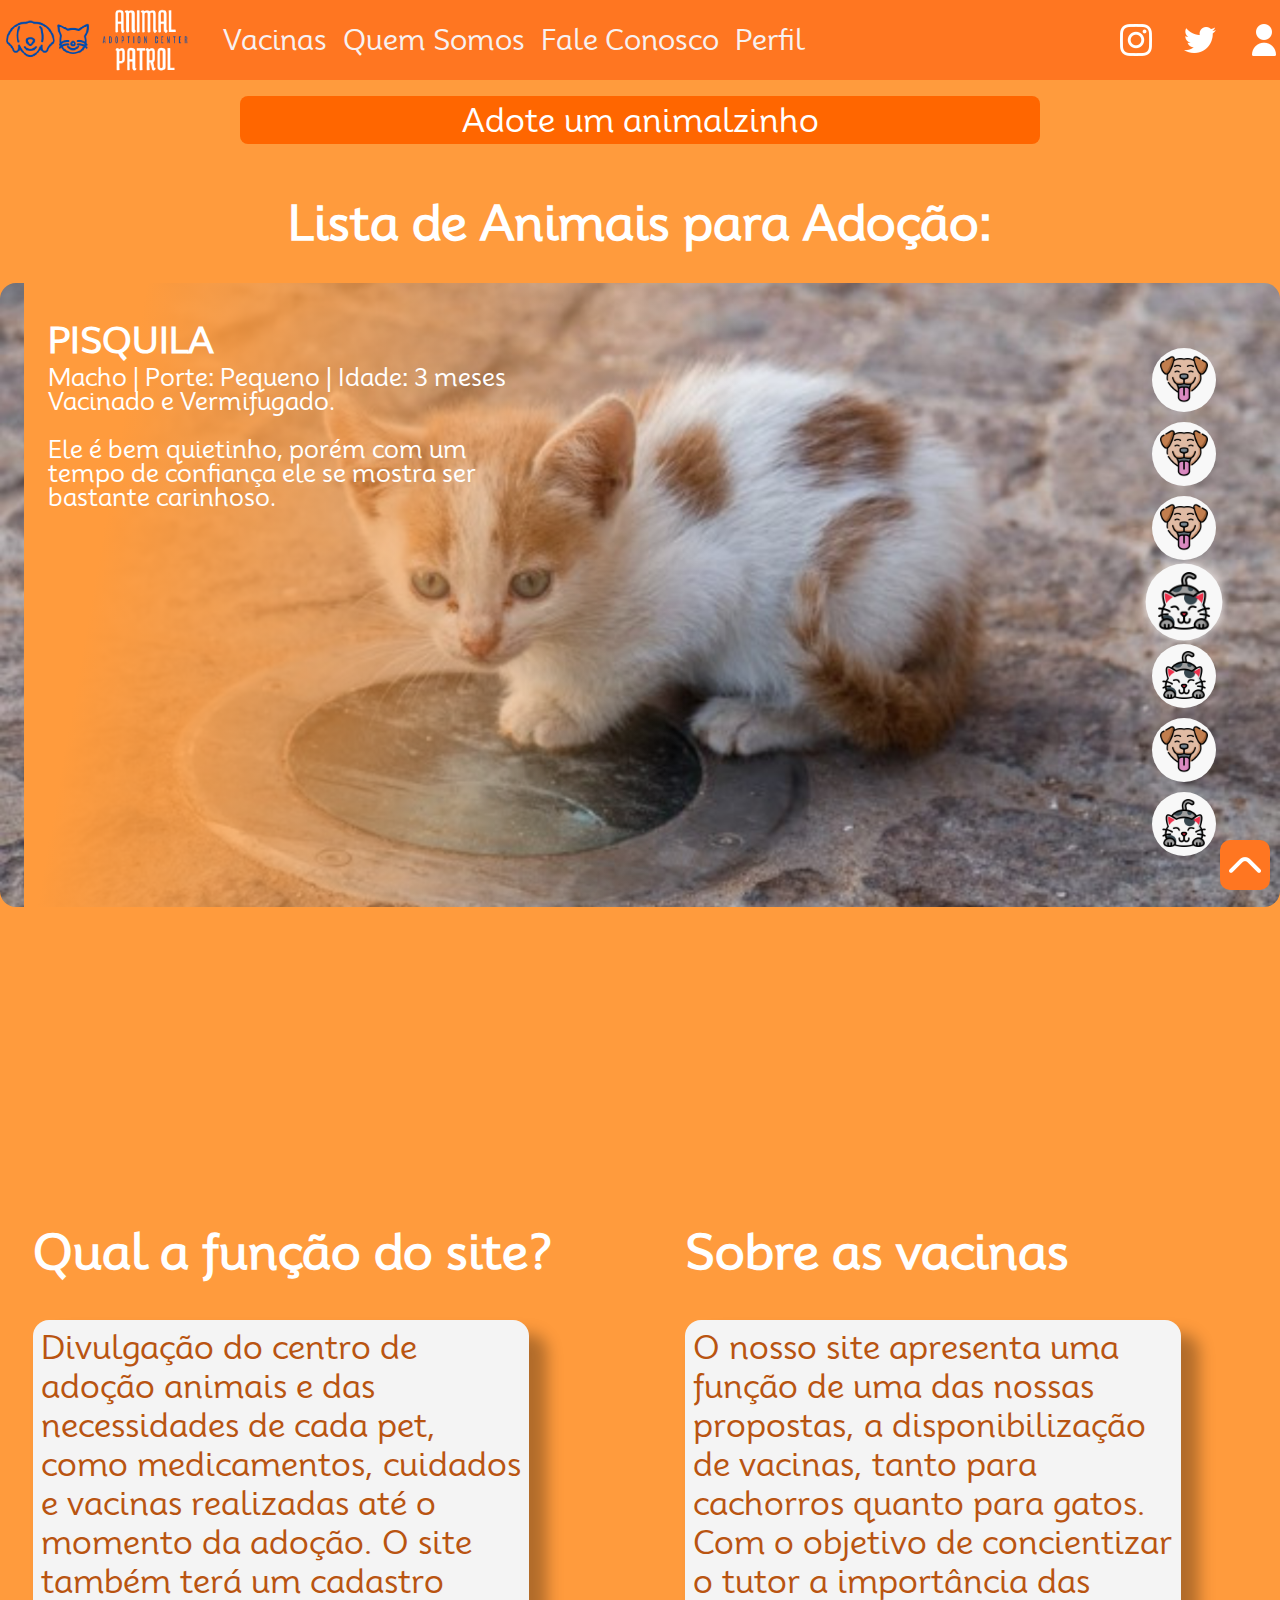
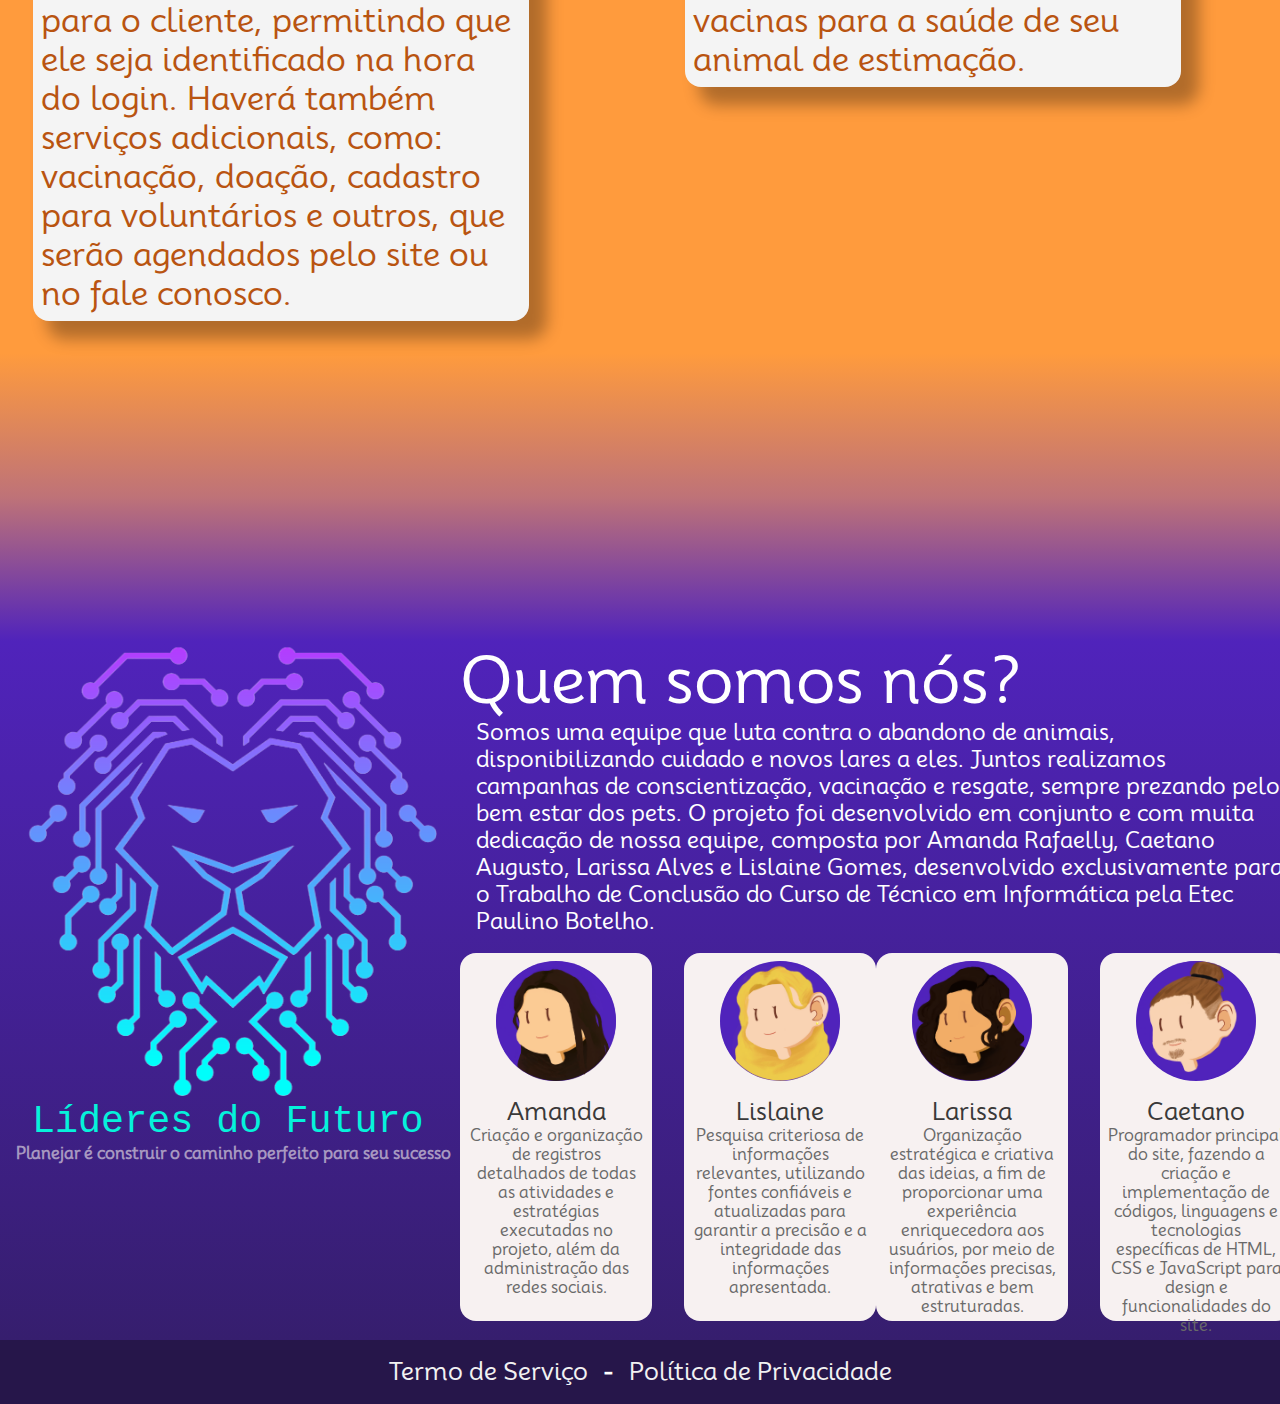
<file: index.html>
<!DOCTYPE html>
<html lang="pt-br">

<head>
    <meta charset="UTF-8">
    <meta name="viewport" content="width=device-width, initial-scale=1.0">
    <link rel="stylesheet" href="style.css">
    <link rel="stylesheet" href="responsivo.css">
    <link rel="shortcut icon" type="image/jpg" href="imagis/icone pag.png" />
    <script src="https://ajax.googleapis.com/ajax/libs/jquery/3.7.0/jquery.min.js"></script>
    <title>Animal Patrol</title>
</head>

<body>
    <header>
        <div class="logo">
            <img src="imagis/MicrosoftTeams-image (1).png" alt="logotipo animal patrol" class="fotoralha">
            <img src="../imagis/icone pag.png" alt="logotipo animal patrol" class="fotoralha cllr">
        </div>

        <div class="botones"> <!--OS BOTÕES-->
            <div class="butones">
                <div class="squerda">
                    <a class="hello" href="html/animal.html">
                        <p class="hello">Vacinas</p>
                    </a>
                    <a href="#quemsomos">
                        <p class="hello">Quem Somos</p>
                    </a>
                    <a href="#janela1" rel="modal">
                        <p class="hello">Fale Conosco</p>
                    </a>
                    <a href="html/perfil.html">
                        <p class="hello">Perfil</p>
                    </a>
                </div>

                <div class="direitinha">
                    <a href="https://www.instagram.com/animal_patrol2023/" target="_blank">
                        <p class="hola"><img src="imagis/instagram_branco.png" alt="instagram" class="redes"></p>
                    </a>
                    <a href="" target="_blank">
                        <p class="hola"><img src="imagis/twitter.png" alt="twitter" class="redes"></p>
                    </a>
                    <a href="#janela2" rel="login-cad">
                        <p class="hola"><img src="imagis/icon_perfil.png" alt="perfil do usuário" class="redes"></p>
                    </a>
                </div>

                <div class="window" id="janela1">
                    <form method="POST" class="formLogin">
                        <div class="acbecalho">
                            <h1>Nos envie uma mensagem</h1>
                            <div class="x"><a href="#" class="fechar">X</a></div>
                        </div>
                        <p class="informe">Nos informe sua experiência no nosso site para ajudar a melhorá-lo</p>
                        <label for="text">Nome</label>
                        <input type="text" placeholder="Digite seu nome" autofocus="true" required />
                        <label for="email">E-mail</label>
                        <input type="email" placeholder="Digite seu e-mail" autofocus="true" required />
                        <label for="text">Sua Mensagem</label>
                        <input type="text" placeholder="Digite sua mensagem" required />
                        <input type="submit" class="enviar" onclick="Enviar();" value="Enviar" />

                    </form>
                </div>

                <div id="maskra"></div>
                <div class="janjela" id="janela2">
                    <a href="html/login.html">
                        <p class="log in">Login</p>
                    </a>
                    <a href="html/cadastro.html">
                        <p class="log w">Cadastro</p>
                    </a>
                </div>
            </div>

            <!-- mascara para cobrir o site -->
            <div id="mascara"></div>
        </div>
    </header>
    <center>
        <button class="adot">
            <a href="html/adotar.html" class="adot-texto">Adote um animalzinho</a>
        </button>

        <h1 class="titlo">Lista de Animais para Adoção:</h1>
    </center>

    <div class="noooooovo_slide">
        <main class="animales">
            <div class="animalzito">
                <img class="imagemslide" alt="Pug" src="imagis/slides2/puginho.png">
                <div class="conteudo">
                    <h2 class="nome-animais">BISNAGUINHA</h2>
                    <p class="descricao">Macho | Porte: Pequeno Médio | Idade: 3 anos<br>
                        Vacinado, Vermifugado e Castrado<br><br>
                        Ele é bem dócil e beeem preguiçoso, adora um carinho e ficar
                        deitado em algum lugar que bata sol.</p>
                    </p>
                </div>
            </div>

            <div class="animalzito">
                <img class="imagemslide" alt="Pinscher" src="imagis/slides2/adamastor-pequeno.png">
                <div class="conteudo">
                    <h2 class="nome-animais">ADAMASTOR PEQUENO</h2>
                    <p class="descricao">Macho | Porte: Pequeno | Idade: 5 meses<br>
                        Vacinado e Vermifugado.<br><br>
                        Está evoluindo rápido, porém por ser bem novo ainda
                        não está acostumado com o proprio nome nem comandos muito dificeis.</p>
                </div>
            </div>

            <div class="animalzito">
                <img class="imagemslide" alt="vira-lata" src="imagis/slides2/sabugo.png">
                <div class="conteudo">
                    <h2 class="nome-animais">SABUGO</h2>
                    <p class="descricao">Macho | Porte: Pequeno | Idade: 4/5 anos<br>
                        Vacinado, Vermifugado e Castrado.<br><br>
                        Ele é bem calmo e adora ficar em casa, é bom incentivar um pouco
                        ele pra sair para passear para evitar problemas de saúde.</p>
                </div>
            </div>

            <div class="animalzito selecionado">
                <img class="imagemslide" alt="gato caramelo" src="imagis/slides2/pisquila.png">
                <div class="conteudo">
                    <h2 class="nome-animais">PISQUILA</h2>
                    <p class="descricao">Macho | Porte: Pequeno | Idade: 3 meses<br>
                        Vacinado e Vermifugado.<br><br>
                        Ele é bem quietinho, porém com um tempo de confiança ele se mostra
                        ser bastante carinhoso.</p>
                </div>
            </div>

            <div class="animalzito">
                <img class="imagemslide" alt="Xoxo" src="imagis/slides2/xoxo.png">
                <div class="conteudo">
                    <h2 class="nome-animais">XOXO</h2>
                    <p class="descricao">Fêmea | Porte: Medio | Idade: 5 anos<br>
                        Vacinado, Vermifugado e Castrado.<br><br>
                        É bem agitada e adora brincar, é bem acostumada com basicamente
                        todo mundo.</p>
                </div>
            </div>

            <div class="animalzito">
                <img class="imagemslide" alt="Mel" src="imagis/slides2/mel.png">
                <div class="conteudo">
                    <h2 class="nome-animais">MEL</h2>
                    <p class="descricao">Fêmea | Porte: Medio | Idade: 4 anos<br>
                        Vacinado, Vermifugado e Castrado.<br><br>
                        Ela é bem adoravel e alegre, deixa qualquer pessoa feliz quando
                        está por perto, ela é um amor.
                    </p>
                </div>
            </div>

            <div class="animalzito">
                <img class="imagemslide" alt="Chucrute" src="imagis/slides2/chucrute.png">
                <div class="conteudo">
                    <h2 class="nome-animais">CHUCRUTE</h2>
                    <p class="descricao">Fêmea | Porte: Medio | Idade: 5 anos<br>
                        Vacinado, Vermifugado e Castrado.<br><br>
                        É bem agitada e adora brincar, é bem acostumada com basicamente
                        todo mundo. </p>
                </div>
            </div>
        </main>
    </div>

    <ul class="botoes">
        <li>
            <button class="botao" id="puginho">
                <img class="img-botao" src="imagis/icones-slides/cao.png" alt="puginho">
            </button>
        </li>

        <li>
            <button class="botao">
                <img class="img-botao" src="imagis/icones-slides/cao.png" alt="botão cachorro do slide">
            </button>
        </li>

        <li>
            <button class="botao">
                <img class="img-botao" src="imagis/icones-slides/cao.png" alt="botão cachorro do slide">
            </button>
        </li>

        <li>
            <button class="botao selecionado">
                <img class="img-botao" src="imagis/icones-slides/feliz.png" alt="botão gato do slide">
            </button>
        </li>

        <li>
            <button class="botao">
                <img class="img-botao" src="imagis/icones-slides/feliz.png" alt="botão gato do slide">
            </button>
        </li>

        <li>
            <button class="botao">
                <img class="img-botao" src="imagis/icones-slides/cao.png" alt="botão cachorro do slide">
            </button>
        </li>

        <li>
            <button class="botao">
                <img class="img-botao" src="imagis/icones-slides/feliz.png" alt="botão gato do slide">
            </button>
        </li>
    </ul>
    </div>
    <div class="teexto">
        <div class="funcao">
            <div>
                <h2><b>Qual a função do site?</b></h2>
            </div>
            <div class="site">Divulgação do centro de adoção animais e das necessidades de cada pet,
                como medicamentos, cuidados e vacinas realizadas até o momento da adoção.
                O site também terá um cadastro para o cliente, permitindo que ele seja identificado
                na hora do login.
                Haverá também serviços adicionais, como: vacinação, doação, cadastro para voluntários
                e outros, que serão agendados pelo site ou no fale conosco.</div>
        </div>
        <br>
        <br>


        <div class="funcao">
            <div>
                <h2><b>Sobre as vacinas</b></h2>

                <div class="site2">O nosso site apresenta uma função de uma das nossas propostas, a disponibilização
                    de vacinas, tanto para cachorros quanto para gatos. Com o objetivo de concientizar o tutor a
                    importância das vacinas para a saúde de seu animal de estimação.
                </div>
            </div>
        </div>
        <br>
        <br>
    </div>
    <div class="degrade"></div>
    <div id="quemsomos"></div>
    <div class="liao">
        <div class="lideres">
            <div class="image">
                <img src="imagis/liao_grandao.png" alt="logotipo Líderes do Futuro" width="460" height="455" />
            </div>
            <div class="subtitulo">
                Líderes do Futuro
            </div>
            <div class="subtitulo2">
                <b>Planejar é construir o caminho perfeito para seu sucesso</b>
            </div>
        </div>

        <div class="frases">
            <div class="sobre">Quem somos nós?</div>
            <div class="quem">Somos uma equipe que luta contra o abandono de animais,
                disponibilizando cuidado e novos lares a eles. Juntos realizamos campanhas
                de conscientização, vacinação e resgate, sempre prezando pelo bem estar dos pets.
                O projeto foi desenvolvido em conjunto e com muita dedicação de nossa equipe,
                composta por Amanda Rafaelly, Caetano Augusto, Larissa Alves e Lislaine Gomes,
                desenvolvido exclusivamente para o Trabalho de Conclusão do Curso de Técnico em
                Informática pela Etec Paulino Botelho.
            </div><br>

            <div class="participantes">
                <div class="cima">
                    <div class="bro">
                        <center>
                            <div class="icon">
                                <img alt="Ícone Amanda" class="preset_icone"
                                    src="imagis/participantes/icone_amanda.png" />
                            </div>
                            <div class="nome">Amanda</div>
                            <div class="oq faz">Criação e organização de registros detalhados de todas as
                                atividades e estratégias executadas no projeto, além da administração das
                                redes sociais.
                            </div>
                    </div>
                    </center>
                    <div class="bro">
                        <center>
                            <div class="icon">
                                <img alt="Ícone Lislaine" class="preset_icone"
                                    src="imagis/participantes/icone_lislaine.png" />
                            </div>
                            <div class="nome">Lislaine</div>
                            <div class="oq faz">Pesquisa criteriosa de informações relevantes, utilizando
                                fontes confiáveis e atualizadas para garantir a precisão e a integridade
                                das informações apresentada.
                            </div>
                    </div>
                </div>
                </center>
                <div class="baixo">
                    <div class="bro">
                        <center>
                            <div class="icon">
                                <img alt="Ícone Lislaine" class="preset_icone"
                                    src="imagis/participantes/icone_larissa.png" />
                            </div>
                            <div class="nome">Larissa</div>
                            <div class="oq faz">Organização estratégica e criativa das ideias, a fim de
                                proporcionar uma experiência enriquecedora aos usuários, por meio de
                                informações precisas, atrativas e bem estruturadas.
                            </div>
                    </div>
                    </center>
                    <div class="bro">
                        <center>
                            <div class="icon">
                                <img alt="Ícone Lislaine" class="preset_icone"
                                    src="imagis/participantes/icone_caetano.png" />
                            </div>
                            <div class="nome">Caetano</div>
                            <div class="oq faz">Programador principal do site, fazendo a criação e implementação
                                de códigos, linguagens e tecnologias específicas de HTML, CSS e JavaScript
                                para design e funcionalidades do site.
                            </div>
                    </div>
                </div>
            </div>
            <br>
            </center>
        </div>
    </div>

    <footer>
        <a class="rodape" href="">Termo de Serviço</a>
        <h2 class="t">-</h2>
        <a class="rodape" href="">Política de Privacidade</a>
    </footer>

    <div vw class="enabled">
        <div vw-access-button class="active">

        </div>
        <div vw-plugin-wrapper>
            <div class="vw-plugin-top-wrapper"></div>
        </div>
    </div>
    <script src="https://vlibras.gov.br/app/vlibras-plugin.js"></script>
    <script>
        new window.VLibras.Widget(
            { rootPah: '/app', personalization: 'https://vlibras.gov.br/config/default_logo.json', opacity: 0.5, position: 'L', avatar: 'random', }
        );
    </script>

    <!--BOTAO PRA LEVAR A TELA PRO TOPO--><a href="#" class="btn"></a>
    <script src="script.js"></script>
</body>

</html>
</file>
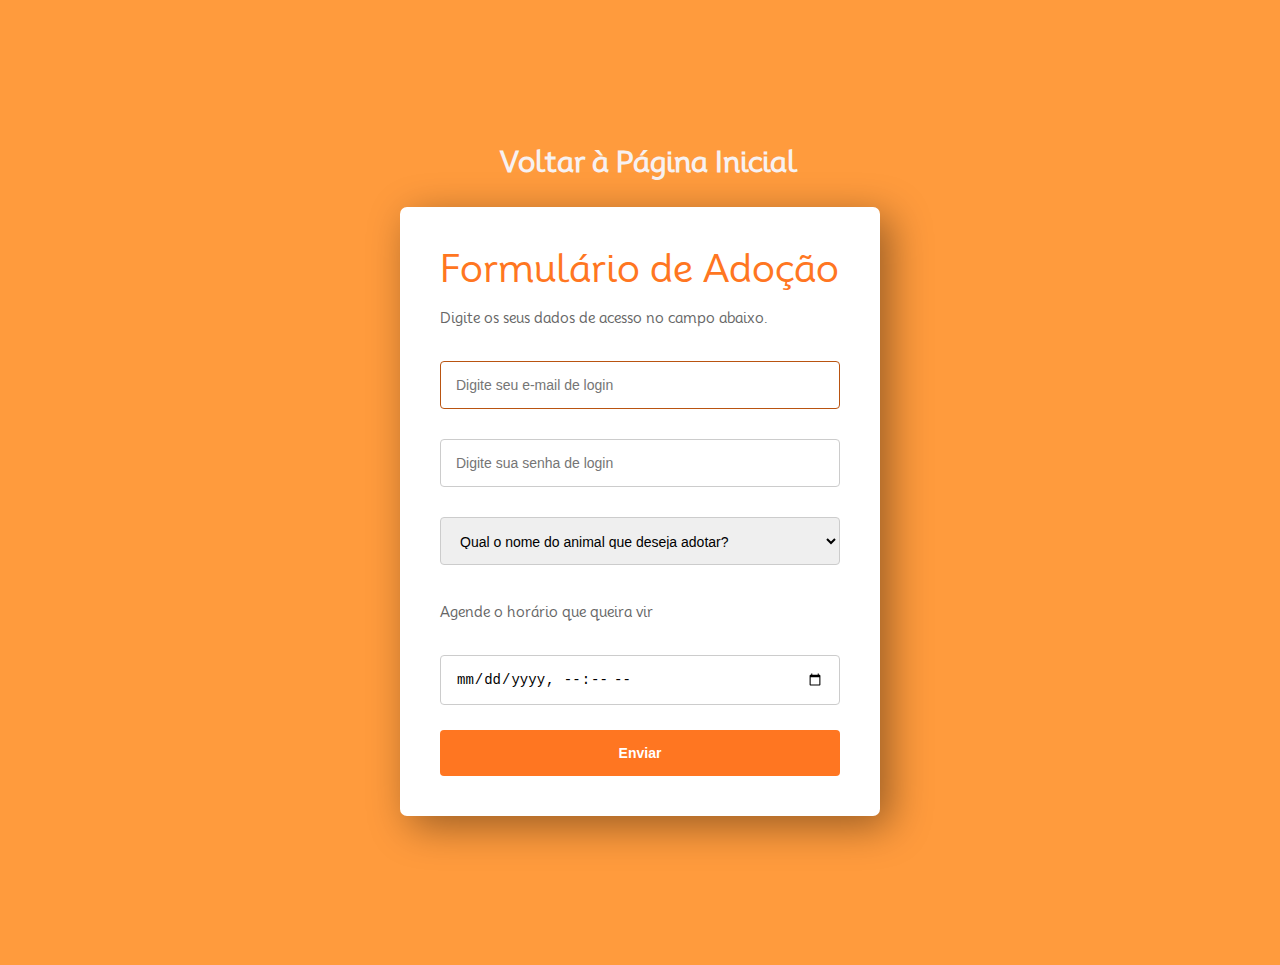
<file: html/adotar.html>
<!DOCTYPE html>
<html lang="en">

<head>
  <meta charset="UTF-8">
  <meta name="viewport" content="width=device-width, initial-scale=1.0">
  <link rel="stylesheet" href="../stylecadastro.css">
  <link rel="shortcut icon" type="image/jpg" href="../imagis/icone pag.png" />
  <title>Adoção</title>
</head>

<body bgcolor="#ff9b3d">
  <div class="login">
    <div class="page">
      <div class="voltar">
        <a href="../index.html">
          <p class="hello"><b>Voltar à Página Inicial</b></p>
        </a>
      </div>
      <form method="POST" class="formLogin" action="cadastro.php">
        <h1>Formulário de Adoção</h1>
        <p>Digite os seus dados de acesso no campo abaixo.</p>
        <input type="email" placeholder="Digite seu e-mail de login" autofocus="true" required />
        <input type="password" placeholder="Digite sua senha de login" required />
          <select class="nome-adoc" required>
            <option selected disabled value>Qual o nome do animal que deseja adotar?</option>
            <option value="">Adamastor Pequeno</option>
            <option value="">Pisquila</option>
            <option value="">Mel</option>
            <option value="">Bisnaguinha</option>
            <option value="">Sabugo</option>
            <option value="">Xoxo</option>
            <option value="">Chucrute</option>
          </select>
        <p>Agende o horário que queira vir</p>
        <input type="datetime-local" required />
        <input type="submit" value="Enviar" class="btn" />
      </form>
      <p></p>

    </div>
</body>

</html>
</file>
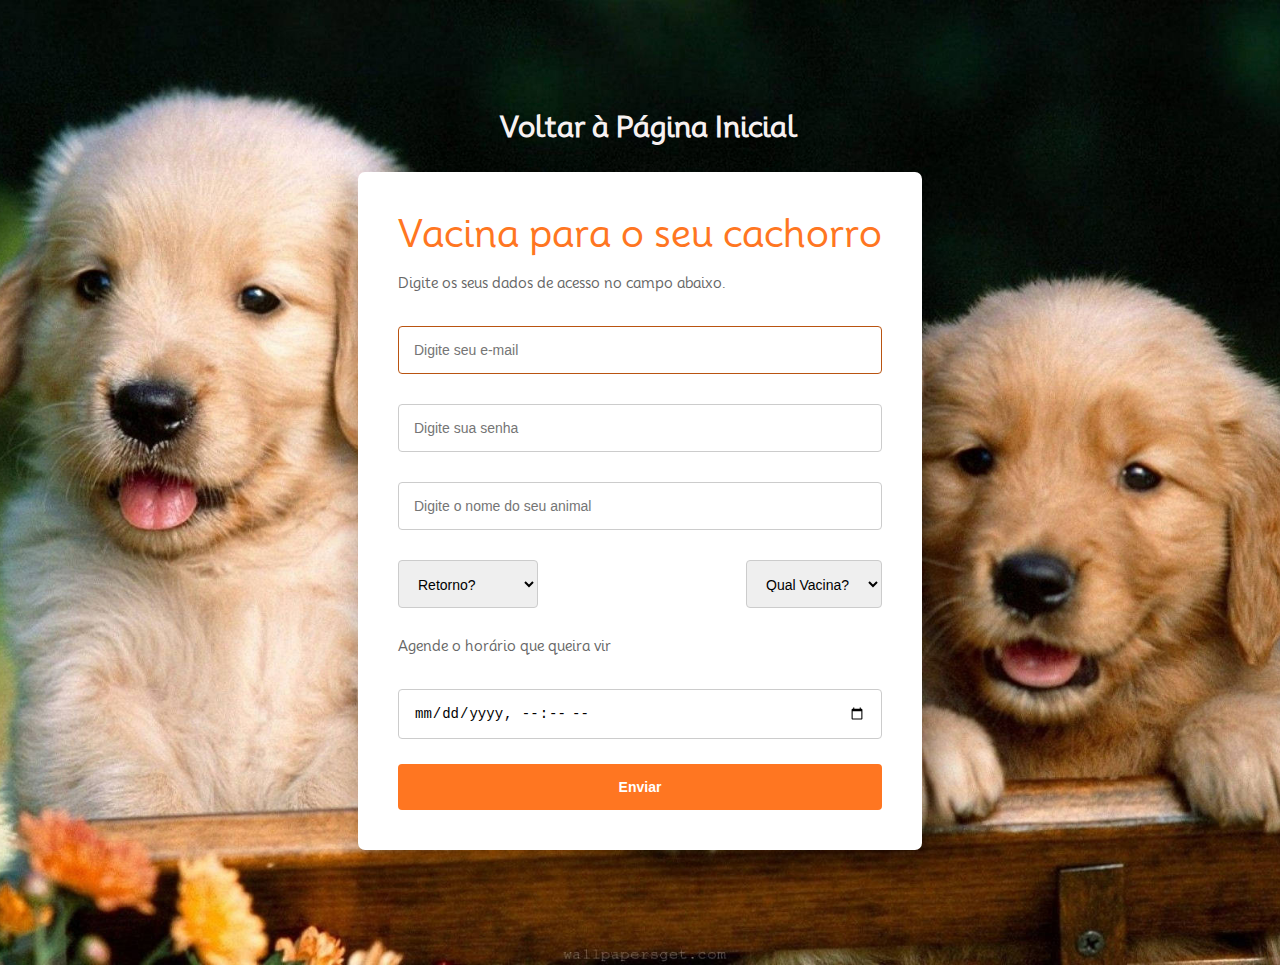
<file: html/agendamento-cachorro.html>
<!DOCTYPE html>
<html lang="en">

<head>
  <meta charset="UTF-8">
  <meta name="viewport" content="width=device-width, initial-scale=1.0">
  <link rel="stylesheet" href="../stylecadastro.css">
  <link rel="shortcut icon" type="image/jpg" href="../imagis/icone pag.png" />
  <title>Agendamento para cachorros</title>
</head>

<body background="../imagis/cachorro-agen.jpg">
  <div class="login">
    <div class="page">
      <div class="voltar">
        <a href="../index.html">
          <p class="hello"><b>Voltar à Página Inicial</b></p>
        </a>
      </div>
      <form method="POST" class="formLogin" action="cadastro.php">
        <h1>Vacina para o seu cachorro</h1>
        <p>Digite os seus dados de acesso no campo abaixo.</p>
        <input type="email" placeholder="Digite seu e-mail" autofocus="true" required />
        <input type="password" placeholder="Digite sua senha" required />
        <input type="text" placeholder="Digite o nome do seu animal" required />
        <div class="mid">
          <select name="vacina" id="" required>
            <option selected disabled value>Retorno?</option>
            <option value="">Retorno? Sim</option>
            <option value="">Retorno? Não</option>
          </select>
          <select name="vacina" id="" required>
            <option selected disabled value>Qual Vacina?</option>
            <option value="">V8 ou V10</option>
            <option value="">Antirrábica</option>
            <option value="">Gripe Canina</option>
          </select>
        </div>
        <p>Agende o horário que queira vir</p>
        <input type="datetime-local" required />
        <input type="submit" value="Enviar" class="btn" />
      </form>
      <p></p>

    </div>
</body>

</html>
</file>
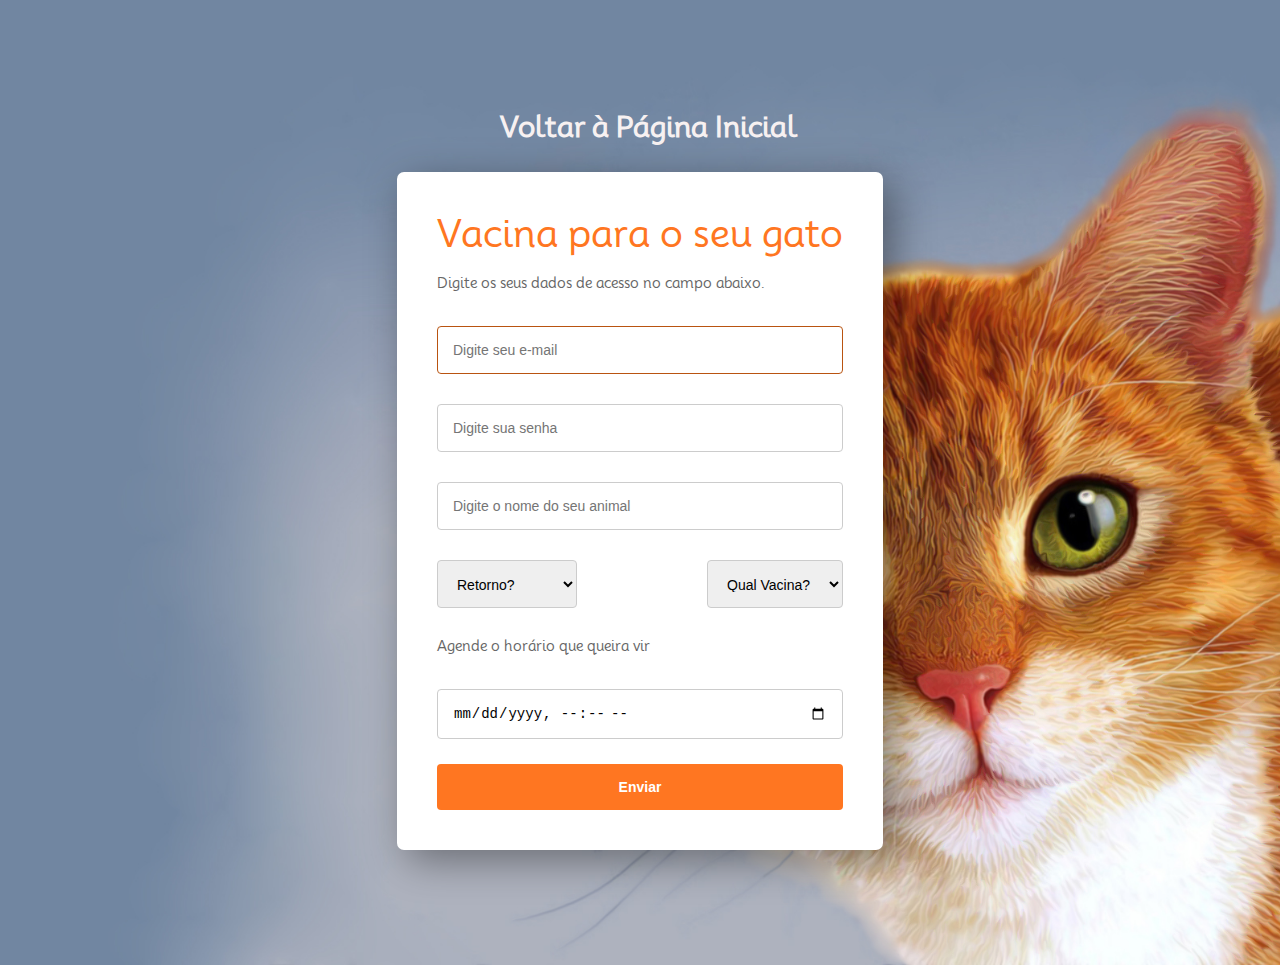
<file: html/agendamento-gato.html>
<!DOCTYPE html>
<html lang="en">

<head>
  <meta charset="UTF-8">
  <meta name="viewport" content="width=device-width, initial-scale=1.0">
  <link rel="stylesheet" href="../stylecadastro.css">
  <link rel="shortcut icon" type="image/jpg" href="../imagis/icone pag.png" />
  <title>Agendamento para gatos</title>
</head>

<body background="../imagis/gato-agen.jpg">
  <div class="login">
    <div class="page">
      <div class="voltar">
        <a href="../index.html">
          <p class="hello"><b>Voltar à Página Inicial</b></p>
        </a>
      </div>
      <form method="POST" class="formLogin" action="cadastro.php">
        <h1>Vacina para o seu gato</h1>
        <p>Digite os seus dados de acesso no campo abaixo.</p>
        <input type="email" placeholder="Digite seu e-mail" autofocus="true" required />
        <input type="password" placeholder="Digite sua senha" required />
        <input type="text" placeholder="Digite o nome do seu animal" required />
        <div class="mid">
          <select name="vacina" id="" required>
            <option selected disabled value>Retorno?</option>
            <option value="">Retorno? Sim</option>
            <option value="">Retorno? Não</option>
          </select>
          <select name="vacina" id="" required>
            <option selected disabled value>Qual Vacina?</option>
            <option value="">V3, V4 ou V5</option>
            <option value="">Antirrábica</option>
            <option value="">Felocell CVR</option>
          </select>
        </div>
        <p>Agende o horário que queira vir</p>
        <input type="datetime-local" required />
        <input type="submit" value="Enviar" class="btn" />
      </form>
      <p></p>

    </div>
</body>

</html>
</file>
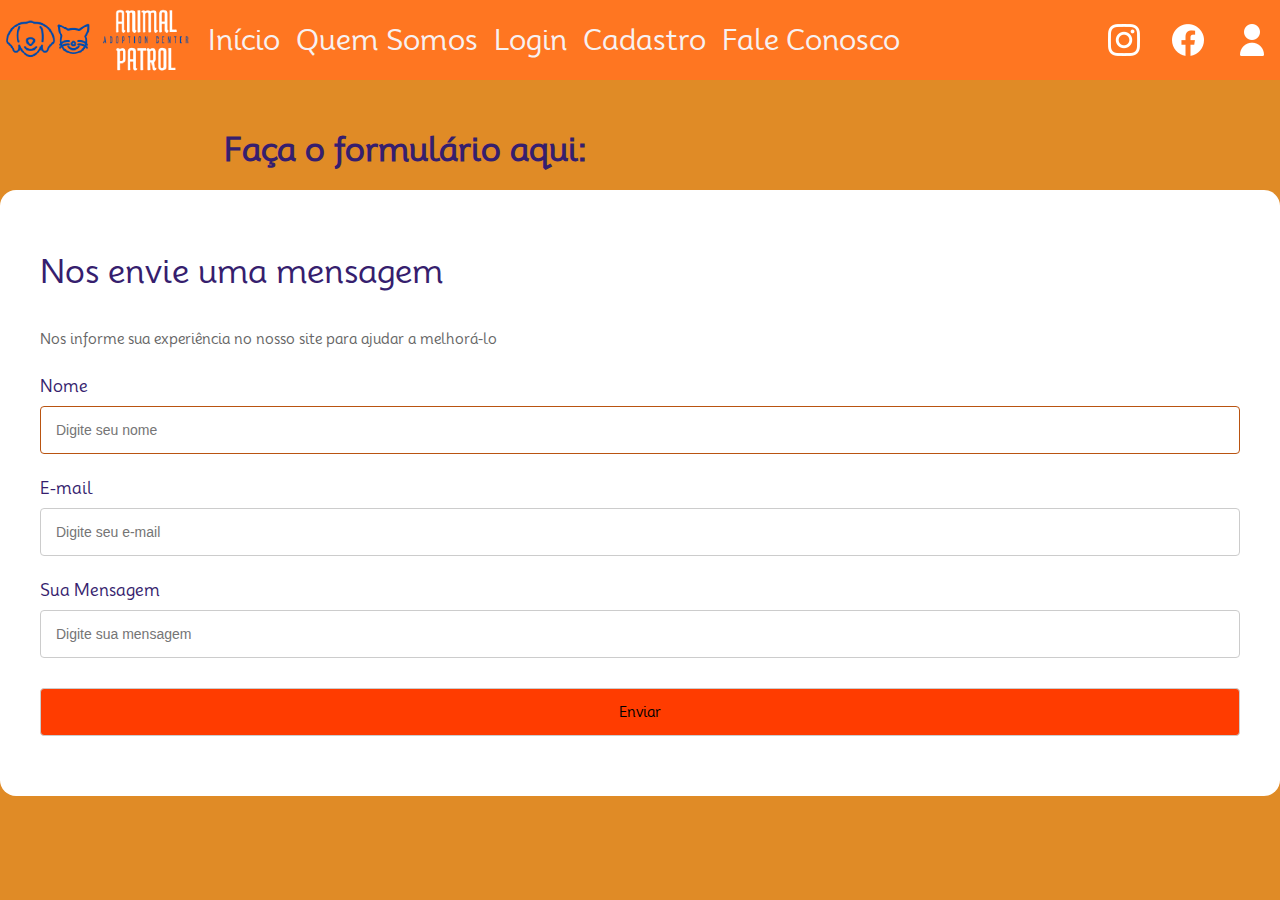
<file: html/agendamento.html>
<!DOCTYPE html>
<html lang="en">

<head>
    <meta charset="UTF-8">
    <meta name="viewport" content="width=device-width, initial-scale=1.0">
    <link rel="stylesheet" href="../agendastyle.css">
    <link rel="shortcut icon" type="image/jpg" href="../imagis/icone pag.png" />
    <script src="https://ajax.googleapis.com/ajax/libs/jquery/3.7.0/jquery.min.js"></script>
    <title>Agendamento</title>
</head>

<body bgcolor=#E08B26>
    <header>
        <div class="logo">
            <img src="../imagis/MicrosoftTeams-image (1).png" alt="logotipo animal patrol" class="fotoralha">
        </div>

        <!--A BARRA DE PESQUISA
        <div id="divPesquisa">
            <input type="text" id="txtPesquisa" placeholder="Buscar"/>
            <img src="procurar.png" height="20" width="20" id="btnPesquisa" alt="Pesquisa"/>
            </div> -->

        <div class="botones"> <!--OS BOTÕES-->
            <div class="butones">
                <a href="../index.html">
                    <p class="hello">Início</p>
                </a>
                <a href="">
                    <p class="hello">Quem Somos</p>
                </a>
                <a href="login.html">
                    <p class="hello">Login</p>
                </a>
                <a href="cadastro.html">
                    <p class="hello">Cadastro</p>
                </a>
                <a href="#janela1" rel="modal">
                    <p class="hello">Fale Conosco</p>
                </a>

                <div class="direitinha">
                    <a href="https://www.instagram.com/animal_patrol2023/">
                        <p class="hola"><img src="../imagis/instagram_branco.png" alt="instagram" class="fotoralha"></p>
                    </a>
                    <a href="">
                        <p class="hola"><img src="../imagis/facebook_branco.png" alt="facebook" class="fotoralha"></p>
                    </a>
                    <a href="">
                        <p class="hola"><img src="../imagis/icon_perfil.png" alt="perfil do usuário" class="fotoralha">
                        </p>
                    </a>
                </div>

                <div class="window" id="janela1">
                    <form method="POST" class="formLogin">
                        <h1>Nos envie uma mensagem</h1>
                        <p>Nos informe sua experiência no nosso site para ajudar a melhorá-lo</p>
                        <label for="text">Nome</label>
                        <input type="text" placeholder="Digite seu nome" autofocus="true" required />
                        <label for="email">E-mail</label>
                        <input type="email" placeholder="Digite seu e-mail" autofocus="true" required />
                        <label for="password">Sua Mensagem</label>
                        <input type="text" placeholder="Digite sua mensagem" required />
                        <input type="submit" class="enviar" onclick="Enviar();" value="Enviar" />
                    </form>
                </div>

            </div>

            <script>
                $(document).ready(function () {
                    $("a[rel=modal]").click(function (ev) {
                        ev.preventDefault();
                        var id = $(this).attr("href");
                        var alturaTela = $(document).height();
                        var larguraTela = $(window).width();

                        //colocando o fundo preto
                        $('#mascara').css({ 'width': larguraTela, 'height': alturaTela });
                        $('#mascara').fadeIn(1000);
                        $('#mascara').fadeTo("slow", 0.8);

                        var left = ($(window).width() / 2) - ($(id).width() / 2);
                        var top = ($(window).height() / 2) - ($(id).height() / 2);

                        $(id).css({ 'top': top, 'left': left });
                        $(id).show();
                    });

                    $("#mascara").click(function () {
                        $(this).hide();
                        $(".window").hide();
                    });

                    $('.fechar').click(function (ev) {
                        ev.preventDefault();
                        $("#mascara").hide();
                        $(".window").hide();
                    });
                });
            </script>

            <!-- mascara para cobrir o site -->
            <div id="mascara"></div>
        </div>
        </div>
    </header>

    <div class="titlo">
        <h1>Faça o formulário aqui:</h1>
    </div>
    <form method="POST" class="formLogin">
        <h1>Nos envie uma mensagem</h1>
        <p>Nos informe sua experiência no nosso site para ajudar a melhorá-lo</p>
        <label for="text">Nome</label>
        <input type="text" placeholder="Digite seu nome" autofocus="true" required />
        <label for="email">E-mail</label>
        <input type="email" placeholder="Digite seu e-mail" autofocus="true" required />
        <label for="password">Sua Mensagem</label>
        <input type="text" placeholder="Digite sua mensagem" required />
        <input type="submit" class="enviar" onclick="Enviar();" value="Enviar" />

    </form>
    </div>
    <p></p><br>
</body>

</html>
</file>
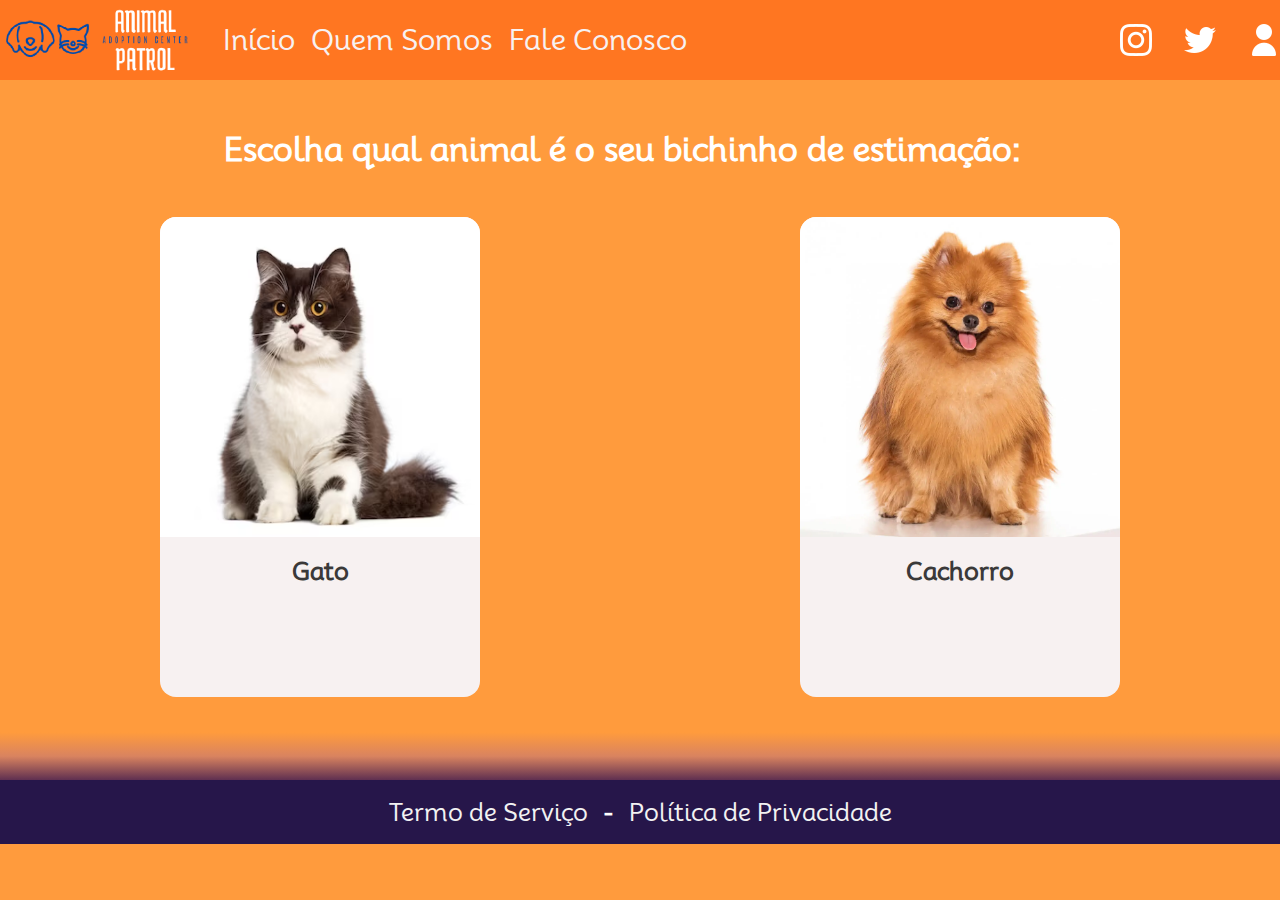
<file: html/animal.html>
<!DOCTYPE html>
<html lang="en">

<head>
    <meta charset="UTF-8">
    <meta name="viewport" content="width=device-width, initial-scale=1.0">
    <link rel="stylesheet" href="../animalstyle.css">
    <link rel="stylesheet" href="../animalresp.css">
    <link rel="shortcut icon" type="image/jpg" href="../imagis/icone pag.png" />
    <script src="https://ajax.googleapis.com/ajax/libs/jquery/3.7.0/jquery.min.js"></script>
    <script src="../script.js"></script>
    <title>Escolha seu animal</title>
</head>

<body>
    <header>
        <div class="logo">
            <img src="../imagis/MicrosoftTeams-image (1).png" alt="logotipo animal patrol" class="fotoralha">
        </div>

        <div class="botones"> <!--OS BOTÕES-->
            <div class="butones">
                <div class="squerda">
                    <a class="hello" href="../index.html">
                        <p class="hello">Início</p>
                    </a>
                    <a href="../index.html#quemsomos">
                        <p class="hello">Quem Somos</p>
                    </a>
                    <a href="#janela1" rel="modal">
                        <p class="hello">Fale Conosco</p>
                    </a>
                </div>

                <div class="direitinha">
                    <a href="https://www.instagram.com/animal_patrol2023/">
                        <p class="hola"><img src="../imagis/instagram_branco.png" alt="instagram" class="redes"></p>
                    </a>
                    <a href="html/perfil.html">
                        <p class="hola"><img src="../imagis/twitter.png" alt="twitter" class="redes"></p>
                    </a>
                    <a href="#janela2" rel="login-cad">
                        <p class="hola"><img src="../imagis/icon_perfil.png" alt="perfil do usuário" class="redes"></p>
                    </a>
                </div>

                <div class="window" id="janela1">
                    <form method="POST" class="formLogin">
                        <div class="acbecalho">
                        <h1>Nos envie uma mensagem</h1>
                        <div class="x"><a href="#" class="fechar">X</a></div>
                        </div>
                        <p class="informe">Nos informe sua experiência no nosso site para ajudar a melhorá-lo</p>
                        <label for="text">Nome</label>
                        <input type="text" placeholder="Digite seu nome" autofocus="true" required />
                        <label for="email">E-mail</label>
                        <input type="email" placeholder="Digite seu e-mail" autofocus="true" required />
                        <label for="password">Sua Mensagem</label>
                        <input type="text" placeholder="Digite sua mensagem" required />
                        <input type="submit" class="enviar" onclick="Enviar();" value="Enviar" />

                    </form>
                </div>

                <div id="maskra"></div>
                <div class="janjela" id="janela2">
                    <a href="html/login.html">
                        <p class="log in">Login</p>
                    </a>
                    <a href="html/cadastro.html">
                        <p class="log w">Cadastro</p>
                    </a>
                </div>
            </div>

            <!-- mascara para cobrir o site -->
            <div id="mascara"></div>
        </div>
    </header>

    <div class="titlo">
        <h1>Escolha qual animal é o seu bichinho de estimação:</h1>
    </div>
    <div class="participantes">
        <a href="vacinas2.html">
            <div class="animal">
                <center>
                    <img class="icon" src="../imagis/gato.png" alt="vacinas para gatos" class="fotoralha">
                    <div class="nome"><b>Gato</b></div>

            </div>
        </a></center>

        <a href="vacinas1.html">
            <div class="animal">
                <center>
                    <img class="icon" src="../imagis/lulu.png" alt="vacinas para gatos" class="fotoralha">
                    <div class="nome"><b>Cachorro</b></div>

            </div>
        </a></center>
    </div>
    <p></p><br>
    <div class="degrade"></div>
    <footer>
        <a class="rodape" href="">Termo de Serviço</a>
        <h2 class="t">-</h2>
        <a class="rodape" href="">Política de Privacidade</a>
    </footer>
</body>

</html>
</file>
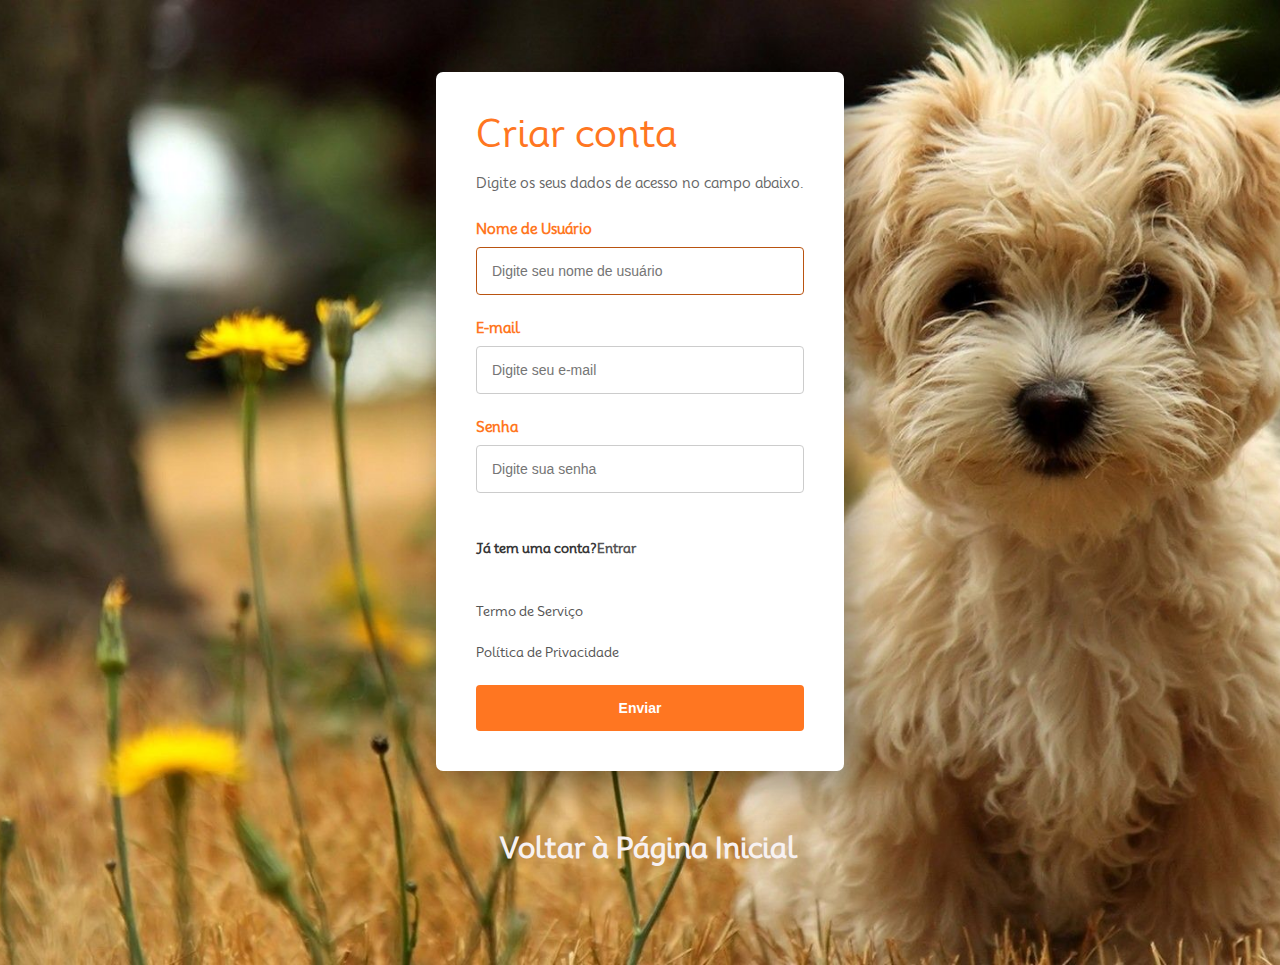
<file: html/cadastro.html>
<!DOCTYPE html>
<html lang="en">

<head>
  <meta charset="UTF-8">
  <meta name="viewport" content="width=device-width, initial-scale=1.0">
  <link rel="stylesheet" href="../stylecadastro.css">
  <link rel="shortcut icon" type="image/jpg" href="../imagis/icone pag.png" />
  <title>Criar Conta</title>
</head>

<body background="../imagis/yokishine.jpg">
  <div class="login">
    <div class="page">
      <form method="POST" class="formLogin" action="cadastro.php">
        <h1>Criar conta</h1>
        <p>Digite os seus dados de acesso no campo abaixo.</p>
        <label for="text">Nome de Usuário</label>
        <input type="text" placeholder="Digite seu nome de usuário" autofocus="true" required />
        <label for="email">E-mail</label>
        <input type="email" placeholder="Digite seu e-mail" autofocus="true" required />
        <label for="password">Senha</label>
        <input type="password" placeholder="Digite sua senha" required />
        <h5>Já tem uma conta?<a href="login.html">Entrar</a></h5>
        <a href="">Termo de Serviço</a>
        <a href="">Política de Privacidade</a>
        <input type="submit" value="Enviar" class="btn" />
      </form>
      <p></p>
      <div class="voltar">
        <a href="../index.html">
          <p class="hello"><b>Voltar à Página Inicial</b></p>
        </a>
      </div>
    </div>
</body>

</html>
</file>
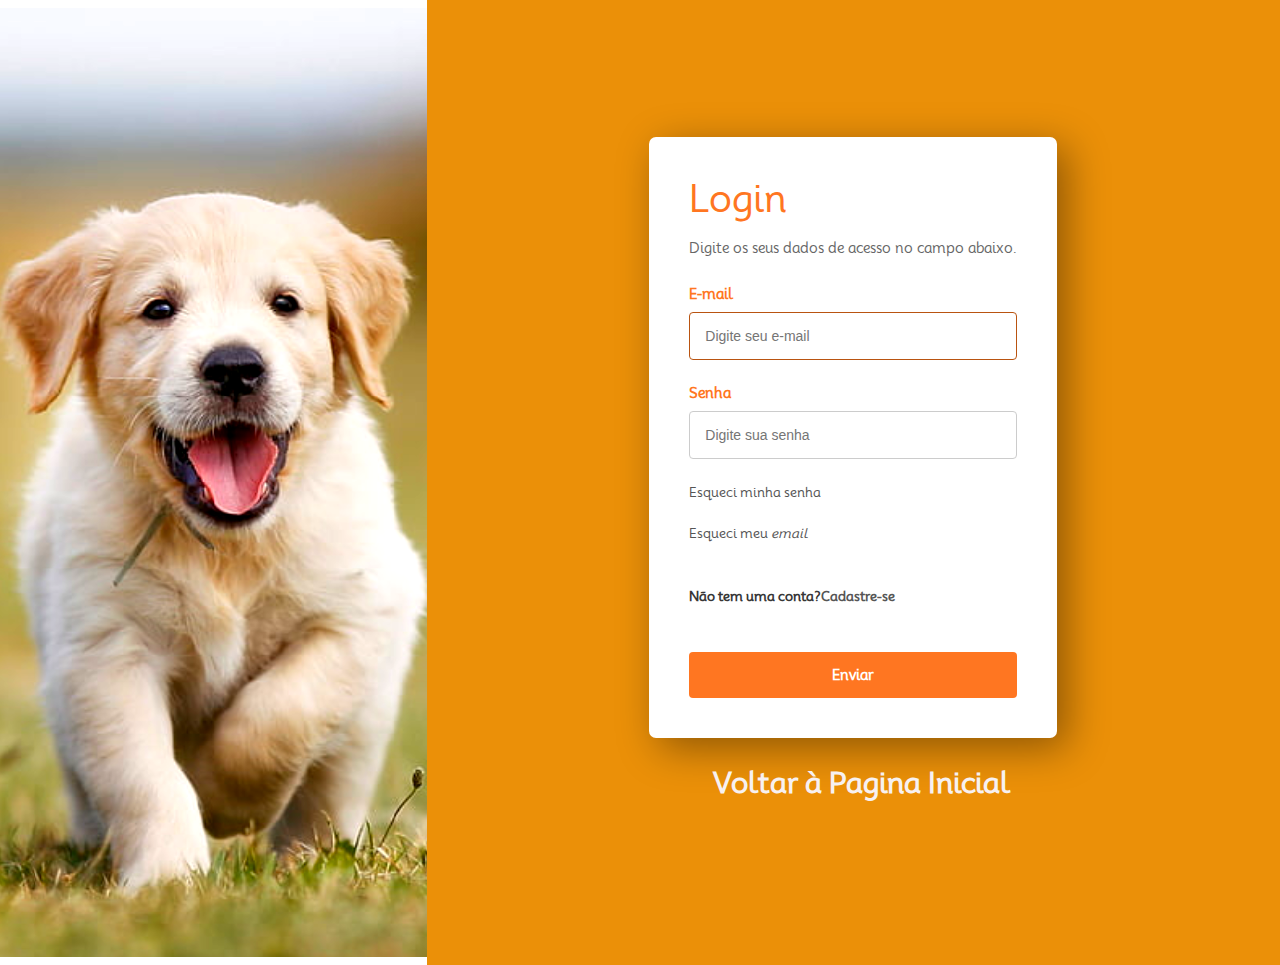
<file: html/login.html>
<!DOCTYPE html>
<html lang="pt-br">

<head>
  <meta charset="UTF-8">
  <meta name="viewport" content="width=device-width, initial-scale=1.0">
  <link rel="stylesheet" href="../stylelogin.css">
  <link rel="shortcut icon" type="image/jpg" href="../imagis/icone pag.png" />
  <title>Entrar</title>
</head>

<body>
  <div class="login">
    <div class="imagem"></div>
    <div class="page">
      <form method="POST" class="formLogin">
        <h1>Login</h1>
        <p>Digite os seus dados de acesso no campo abaixo.</p>
        <label for="email">E-mail</label>
        <input type="email" placeholder="Digite seu e-mail" autofocus="true" required />
        <label for="password">Senha</label>
        <input type="password" placeholder="Digite sua senha" required />
        <a href="">Esqueci minha senha</a>
        <a href="">Esqueci meu <i>email</i></a>
        <h5>Não tem uma conta?<a href="cadastro.html">Cadastre-se</a></h5>
        <input type="submit" value="Enviar" class="btn" />
      </form>
      <a href="../index.html">
        <p class="hello"><b>Voltar à Pagina Inicial</b></p>
      </a>

    </div>
</body>

</html>
</file>
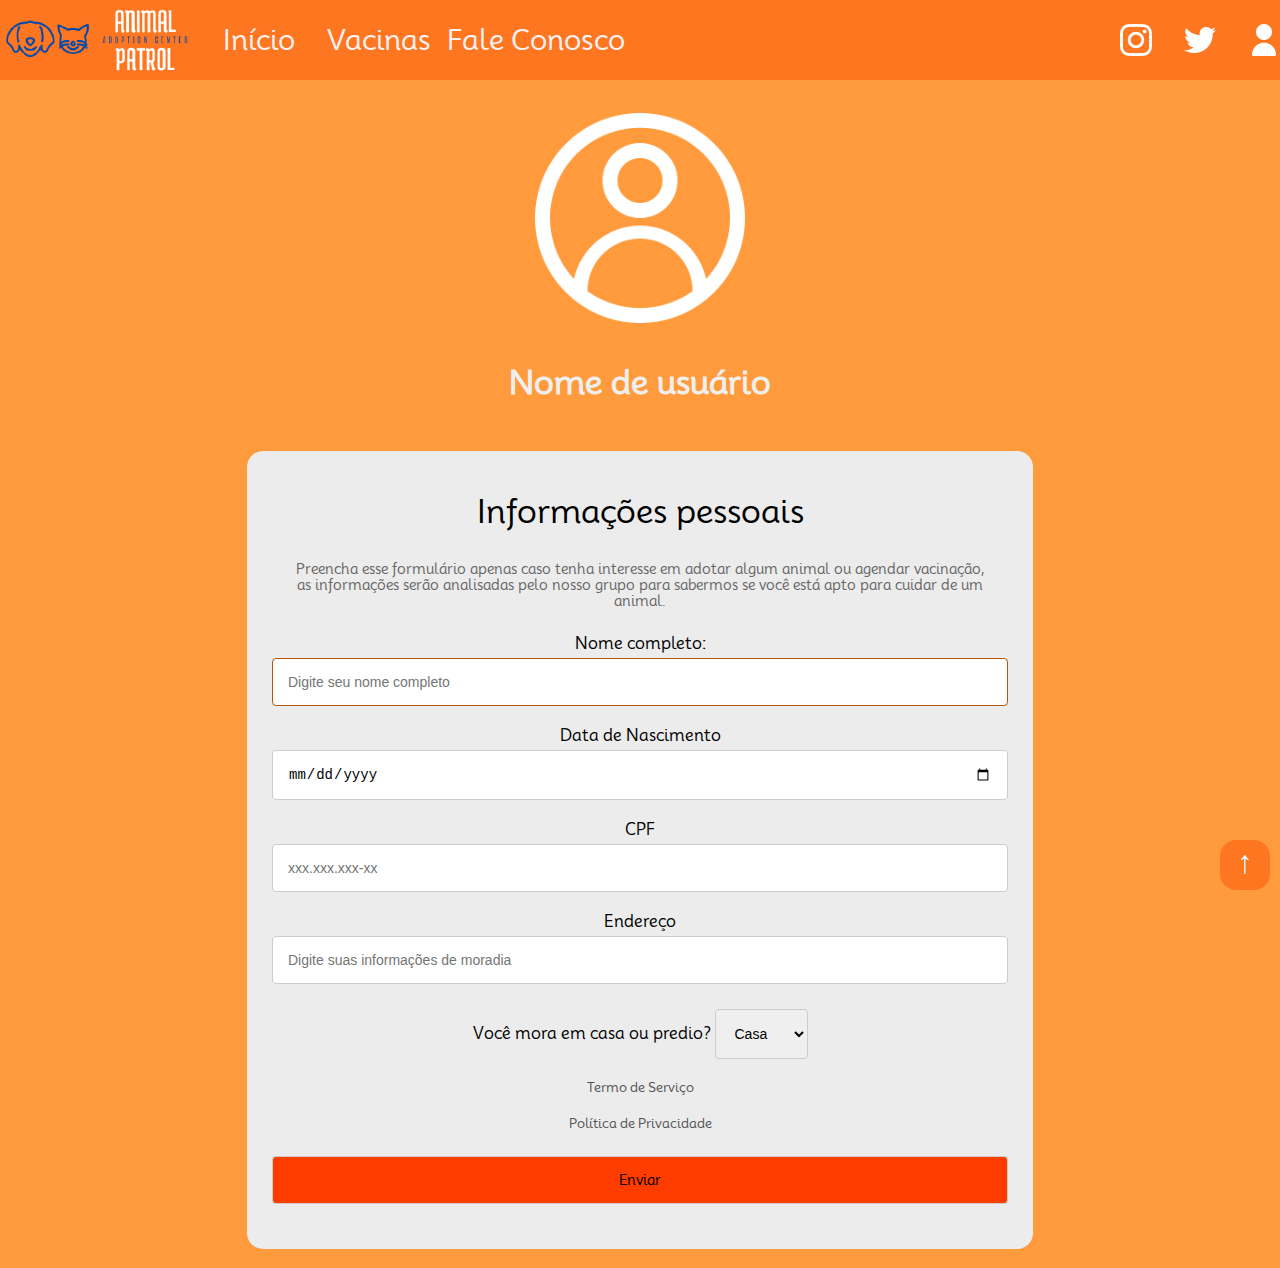
<file: html/perfil.html>
<!DOCTYPE html>
<html lang="pt-br">

<head>
    <meta charset="UTF-8">
    <meta name="viewport" content="width=device-width, initial-scale=1.0">
    <link rel="stylesheet" href="../styleperfil.css">
    <link rel="stylesheet" href="../perfilresp.css">
    <link rel="shortcut icon" type="image/jpg" href="../imagis/icone pag.png" />
    <script src="https://ajax.googleapis.com/ajax/libs/jquery/3.7.0/jquery.min.js"></script>
    <script src="../script.js"></script>
    <title>Perfil</title>
</head>

<body>
    <header>
        <div class="logo">
            <img src="../imagis/MicrosoftTeams-image (1).png" alt="logotipo animal patrol" class="fotoralha">
            <img src="../imagis/icone pag.png" alt="logotipo animal patrol" class="fotoralha cllr">
        </div>

        <div class="botones"> <!--OS BOTÕES-->
            <div class="butones">
                <div class="squerda">
                    <a class="hello" href="../index.html">
                        <p class="hello">Início</p>
                    </a>
                    <a class="hello" href="animal.html">
                        <p class="hello">Vacinas</p>
                    </a>
                    <a href="#janela1" rel="modal">
                        <p class="hello">Fale Conosco</p>
                    </a>
                </div>
                <div class="direitinha">
                    <a href="https://www.instagram.com/animal_patrol2023/">
                        <p class="hola"><img src="../imagis/instagram_branco.png" alt="instagram" class="redes"></p>
                    </a>
                    <a href="html/perfil.html">
                        <p class="hola"><img src="../imagis/twitter.png" alt="twitter" class="redes"></p>
                    </a>
                    <a href="#janela2" rel="login-cad">
                        <p class="hola"><img src="../imagis/icon_perfil.png" alt="perfil do usuário" class="redes"></p>
                    </a>
                </div>

                <div class="window" id="janela1">
                    <form method="POST" class="formLogin">
                        <h1>Nos envie uma mensagem</h1>
                        <p>Nos informe sua experiência no nosso site para ajudar a melhorá-lo</p>
                        <label for="text">Nome</label>
                        <input type="text" placeholder="Digite seu nome" autofocus="true" required />
                        <label for="email">E-mail</label>
                        <input type="email" placeholder="Digite seu e-mail" autofocus="true" required />
                        <label for="password">Sua Mensagem</label>
                        <input type="text" placeholder="Digite sua mensagem" required />
                        <input type="submit" class="enviar" onclick="Enviar();" value="Enviar" />

                    </form>
                </div>
            </div>

            <div id="maskra"></div>
            <div class="janjela" id="janela2">
                <a href="html/login.html">
                    <p class="log in">Login</p>
                </a>
                <a href="html/cadastro.html">
                    <p class="log w">Cadastro</p>
                </a>
            </div>
        </div>

        <!-- mascara para cobrir o site -->
        <div id="mascara"></div>
        </div>
        </div>
    </header>
    <div class="bode">
        <center>
            <div class="direita">
                <aside>
                    <center>
                        <img class="icon" src="../imagis/perfil-de-usuario.png">
                        <h1 class="nome-usu">Nome de usuário</h1>
                    </center>
                </aside>
                <br>

            </div>
            <section>
                <article>
                    <form method="POST" class="formLogin">
                        <h1>Informações pessoais</h1>
                        <p>Preencha esse formulário apenas caso tenha interesse em adotar algum animal ou agendar
                            vacinação, <br>
                            as informações serão analisadas pelo nosso grupo para sabermos se você está apto para cuidar
                            de um animal.
                        </p>
                        <label for="text">Nome completo:</label>
                        <input type="text" placeholder="Digite seu nome completo" autofocus="true" required />
                        <label for="date">Data de Nascimento</label>
                        <input type="date" placeholder="Digite seu e-mail" autofocus="true" required />
                        <label for="number">CPF</label>
                        <input type="number" placeholder="xxx.xxx.xxx-xx" required />
                        <label for="text">Endereço</label>
                        <input type="text" placeholder="Digite suas informações de moradia" required />
                        <div class="NAOSEI">
                            <label for="radio">Você mora em casa ou predio?</label>
                            <select name="vacina" id="" required>
                                <option selected disabled value>Casa</option>
                                <option value="">Prédio</option>
                            </select>
                        </div>
                        <a class="rodape" href="">Termo de Serviço</a>
                        <a class="rodape" href="">Política de Privacidade</a>
                        <input type="submit" class="enviar" onclick="Enviar();" value="Enviar" />
                    </form>
                </article>
            </section>
            <br>
        </center>
    </div>



    <!--BOTAO PRA LEVAR A TELA PRO TOPO--><a href="#" class="btn"></a>

</body>

</html>
</file>
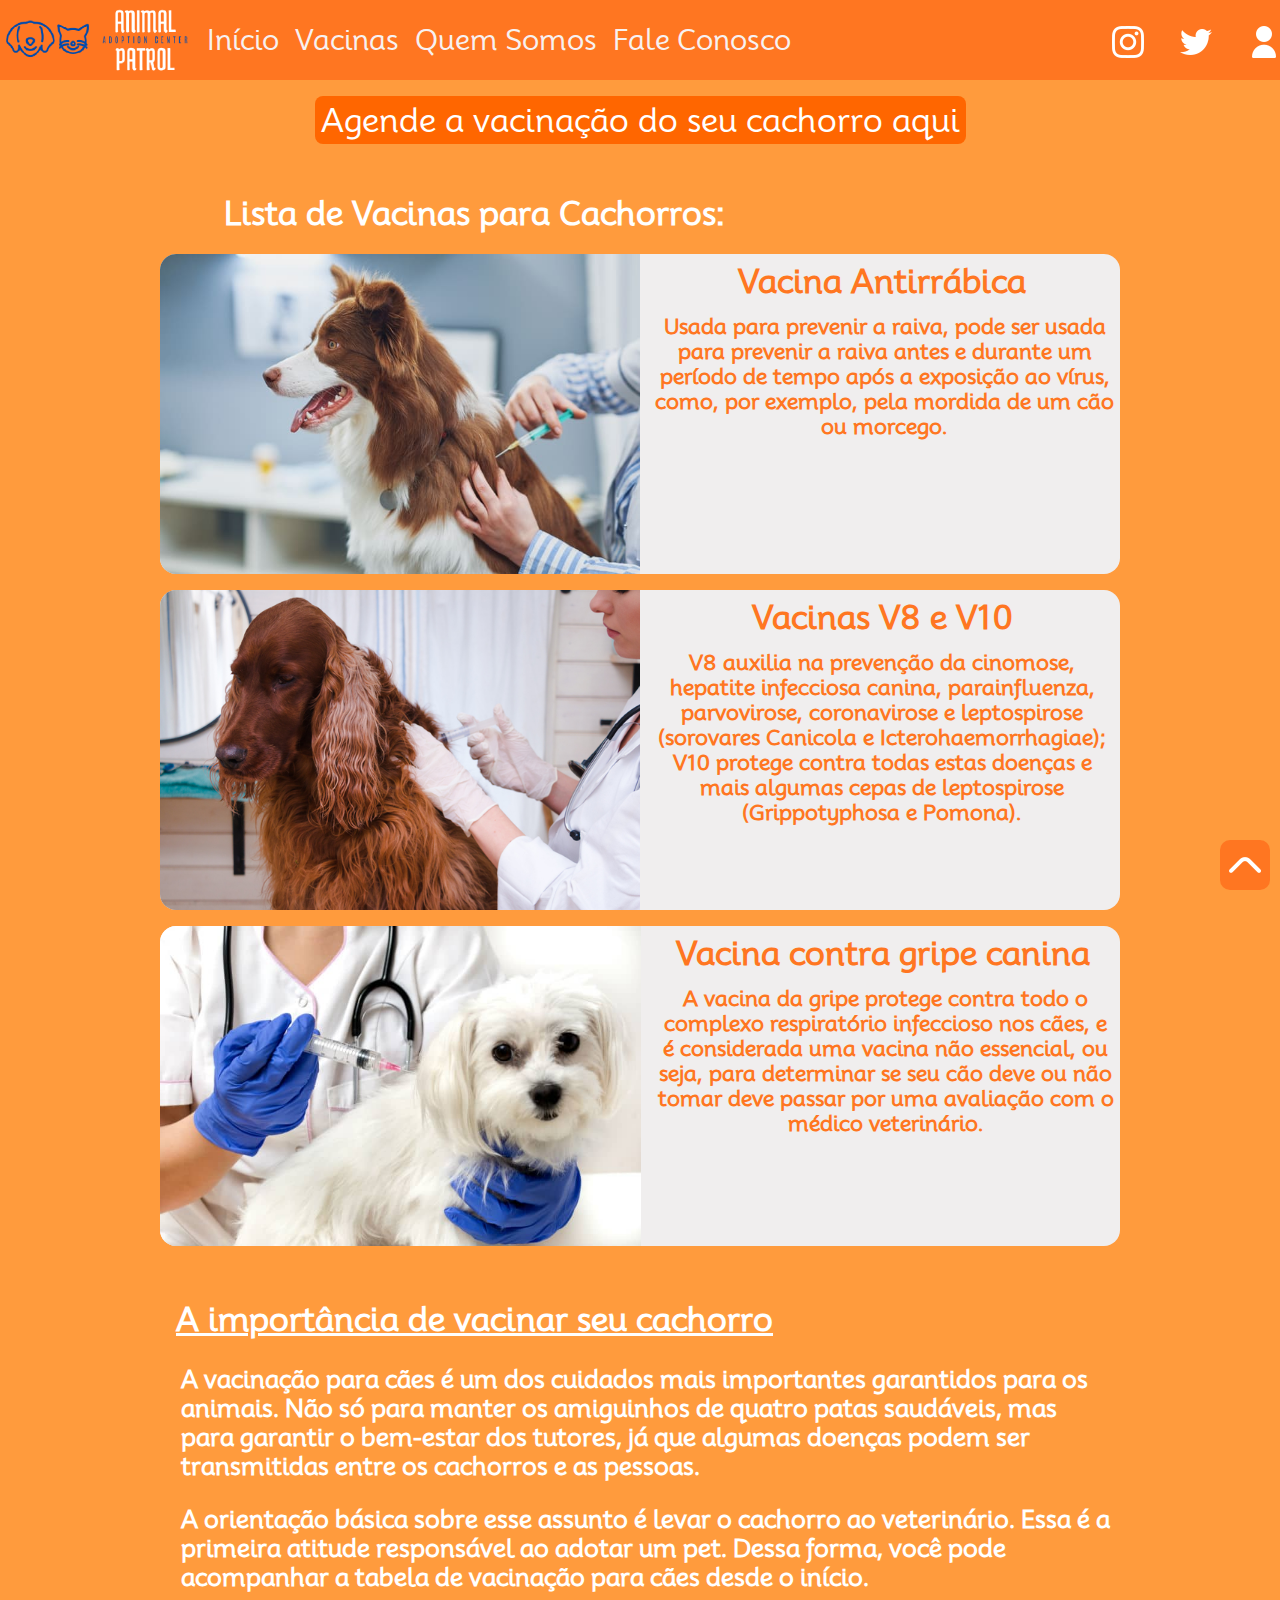
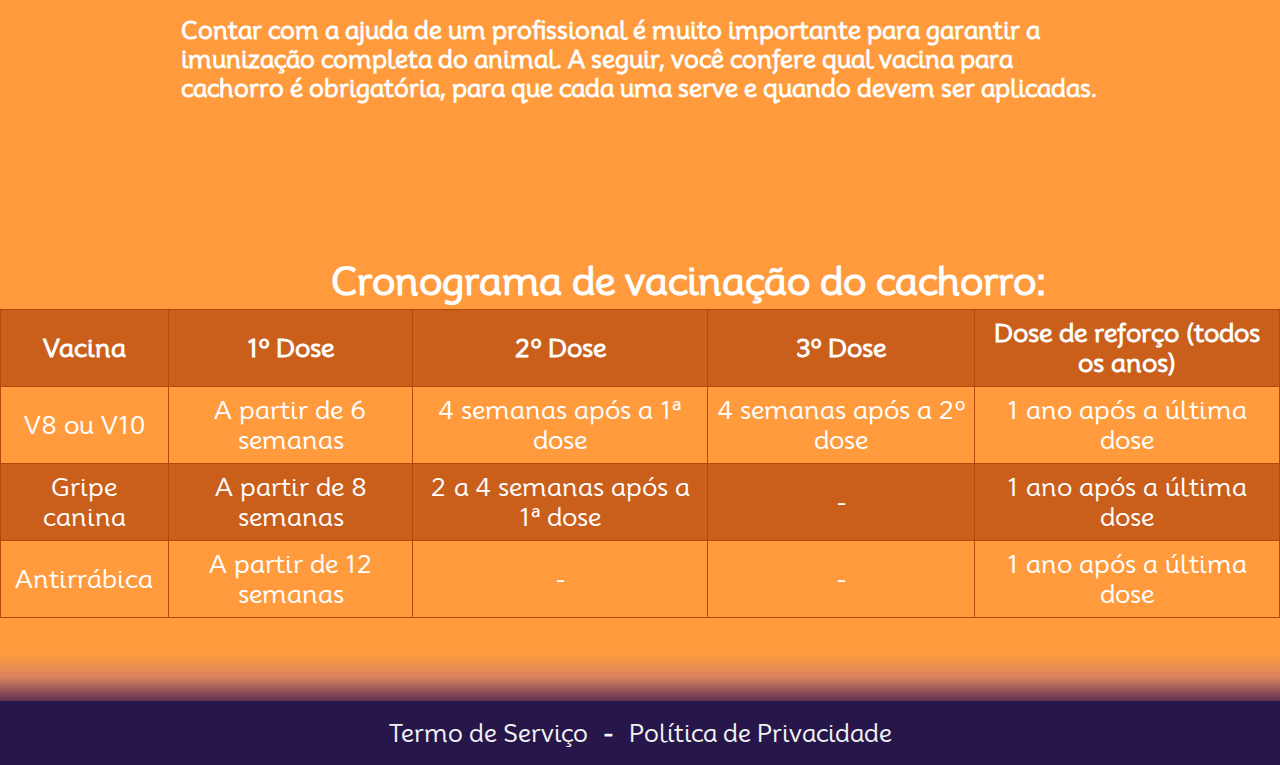
<file: html/vacinas1.html>
<!DOCTYPE html>
<html lang="en">

<head>
    <meta charset="UTF-8">
    <meta name="viewport" content="width=device-width, initial-scale=1.0">
    <link rel="stylesheet" href="../stylevacinas.css">
    <link rel="stylesheet" href="../vacresp.css">
    <link rel="shortcut icon" type="image/jpg" href="../imagis/icone pag.png" />
    <script src="https://ajax.googleapis.com/ajax/libs/jquery/3.7.0/jquery.min.js"></script>
    <script src="../script.js"></script>
    <title>Vacinas</title>
</head>

<body bcolor=#E08B26g>
<header>
    <div class="logo">
        <img src="../imagis/MicrosoftTeams-image (1).png" alt="" class="fotoralha">
    </div>

    <div class="botones"> <!--OS BOTÕES-->
        <div class="butones">
            <div class="esquerdinha">
                <a href="../index.html">
                    <p class="hello">Início</p>
                </a>
                <a href="animal.html">
                    <p class="hello">Vacinas</p>
                </a>
                <a href="../index.html#quemsomos">
                    <p class="hello">Quem Somos</p>
                </a>
                <a href="#janela1" rel="modal">
                    <p class="hello">Fale Conosco</p>
                </a>
            </div>
            <div class="direitinha">
                <a href="https://www.instagram.com/animal_patrol2023/">
                    <p class="hola"><img src="../imagis/instagram_branco.png" alt="instagram" class="redes"></p>
                </a>
                <a href="html/perfil.html">
                    <p class="hola"><img src="../imagis/twitter.png" alt="twitter" class="redes"></p>
                </a>
                <a href="#janela2" rel="login-cad">
                    <p class="hola"><img src="../imagis/icon_perfil.png" alt="perfil do usuário" class="redes"></p>
                </a>
            </div>

            <div class="window" id="janela1">
                <form method="POST" class="formLogin">
                    <div class="acbecalho">
                    <h1>Nos envie uma mensagem</h1>
                    </div>
                    <p>Nos informe sua experiência no nosso site para ajudar a melhorá-lo</p>
                    <label for="text">Nome</label>
                    <input type="text" placeholder="Digite seu nome" autofocus="true" required />
                    <label for="email">E-mail</label>
                    <input type="email" placeholder="Digite seu e-mail" autofocus="true" required />
                    <label for="password">Sua Mensagem</label>
                    <input type="text" placeholder="Digite sua mensagem" required />
                    <input type="submit" class="enviar" onclick="Enviar();" value="Enviar" />

                </form>
            </div>

            <div id="maskra"></div>
            <div class="janjela" id="janela2">
                <a href="html/login.html">
                    <p class="log in">Login</p>
                </a>
                <a href="html/cadastro.html">
                    <p class="log w">Cadastro</p>
                </a>
            </div>
        </div>

        <!-- mascara para cobrir o site -->
        <div id="mascara"></div>
    </div>
</header>

<center>
    <button class="vac">
        <a href="agendamento-cachorro.html" class="vac-texto">Agende a vacinação do seu cachorro aqui</a>
    </button>
</center>

<div class="titlo">
    <h1>Lista de Vacinas para Cachorros:</h1>
</div>

<center>
    <div class="vacina1">
        <div class="image">
            <img class="bordaimg" src="../imagis/vacina_antirrabica.jpg" />
        </div>
        <div class="textin">
            <h1 class="nome-vac">Vacina Antirrábica</h1>
            <h2 class="textin">Usada para prevenir a raiva, pode ser usada para prevenir a 
                raiva antes e durante um período de tempo após a exposição ao 
                vírus, como, por exemplo, pela mordida de um cão ou morcego.</h2>
        </div>
    </div>
</center>
<p></p>
<center>
    <div class="vacina1">
        <div class="image">
            <img class="bordaimg" src="../imagis/vacinas_dos.jpg" />
        </div>
        <div class="textin">
            <h1 class="nome-vac">Vacinas V8 e V10</h1>
            <h2 class="textin2">V8 auxilia na prevenção da cinomose, hepatite infecciosa 
                canina, parainfluenza, parvovirose, coronavirose e 
                leptospirose (sorovares Canicola e Icterohaemorrhagiae); 
                <br>V10 protege contra todas estas doenças e mais algumas 
                cepas de leptospirose (Grippotyphosa e Pomona).</h2>
        </div>
    </div>
</center>
<p></p>
<center>
    <div class="vacina1">
        <div class="image">
            <img class="bordaimg" src="../imagis/vacinas-para-cachorro-3.jpg" />
        </div>
        <div class="textin">
            <h1 class="nome-vac">Vacina contra gripe canina</h1>
            <h2 class="textinho">A vacina da gripe protege contra todo o complexo 
                respiratório infeccioso nos cães, e é considerada 
                uma vacina não essencial, ou seja, para determinar 
                se seu cão deve ou não tomar deve passar por uma 
                avaliação com o médico veterinário.</h2>
        </div>
    </div>
</center>
<p></p>
<center>
    <div class="vacina2">

        <div class="pagrafo">
            <h1><u>A importância de vacinar seu cachorro</u></h1>
            <h2>A vacinação para cães é um dos cuidados mais importantes garantidos para os animais.
                Não só para manter os amiguinhos de quatro patas saudáveis, mas para garantir o bem-estar
                dos tutores, já que algumas doenças podem ser transmitidas entre os cachorros e as pessoas.<p></p>
                A orientação básica sobre esse assunto é levar o cachorro ao veterinário. Essa é a primeira
                atitude responsável ao adotar um pet. Dessa forma, você pode acompanhar a tabela de vacinação
                para cães desde o início.<p></p>
                Contar com a ajuda de um profissional é muito importante para garantir a imunização completa
                do animal. A seguir, você confere qual vacina para cachorro é obrigatória, para que cada uma
                serve e quando devem ser aplicadas.
            </h2>
        </div>
    </div>
    </div>
</center>

<center>
<caption>
    <div class="tito">
        <h2> Cronograma de vacinação do cachorro:</h2>
    </div>
</caption>
<table border="1">
    <thead>
        <tr>
            <th>Vacina</th>
            <th>1º Dose</th>
            <th>2º Dose</th>
            <th>3º Dose</th>
            <th>Dose de reforço (todos os anos)</th>
        </tr>
    </thead>
    <tbody>
        <tr>
            <td>V8 ou V10</td>
            <td>A partir de 6 semanas</td>
            <td>4 semanas após a 1ª dose</td>
            <td>4 semanas após a 2º dose</td>
            <td>1 ano após a última dose</td>
        </tr>
        <tr>
            <td>Gripe canina</td>
            <td>A partir de 8 semanas</td>
            <td>2 a 4 semanas após a 1ª dose</td>
            <td>-</td>
            <td>1 ano após a última dose</td>
        </tr>
        <tr>
            <td>Antirrábica</td>
            <td>A partir de 12 semanas</td>
            <td>-</td>
            <td>-</td>
            <td>1 ano após a última dose</td>
        </tr>
    </tbody>
</table>
</center>
<p></p><br>
<div class="degrade"></div>
<footer>
    <a class="rodape" href="">Termo de Serviço</a>
    <h2 class="t">-</h2>
    <a class="rodape" href="">Política de Privacidade</a>
</footer>

<!--BOTÃO QUE LEVA PRO TOPO--><a href="#" class="btn"></a>

</body>

</html>
</file>
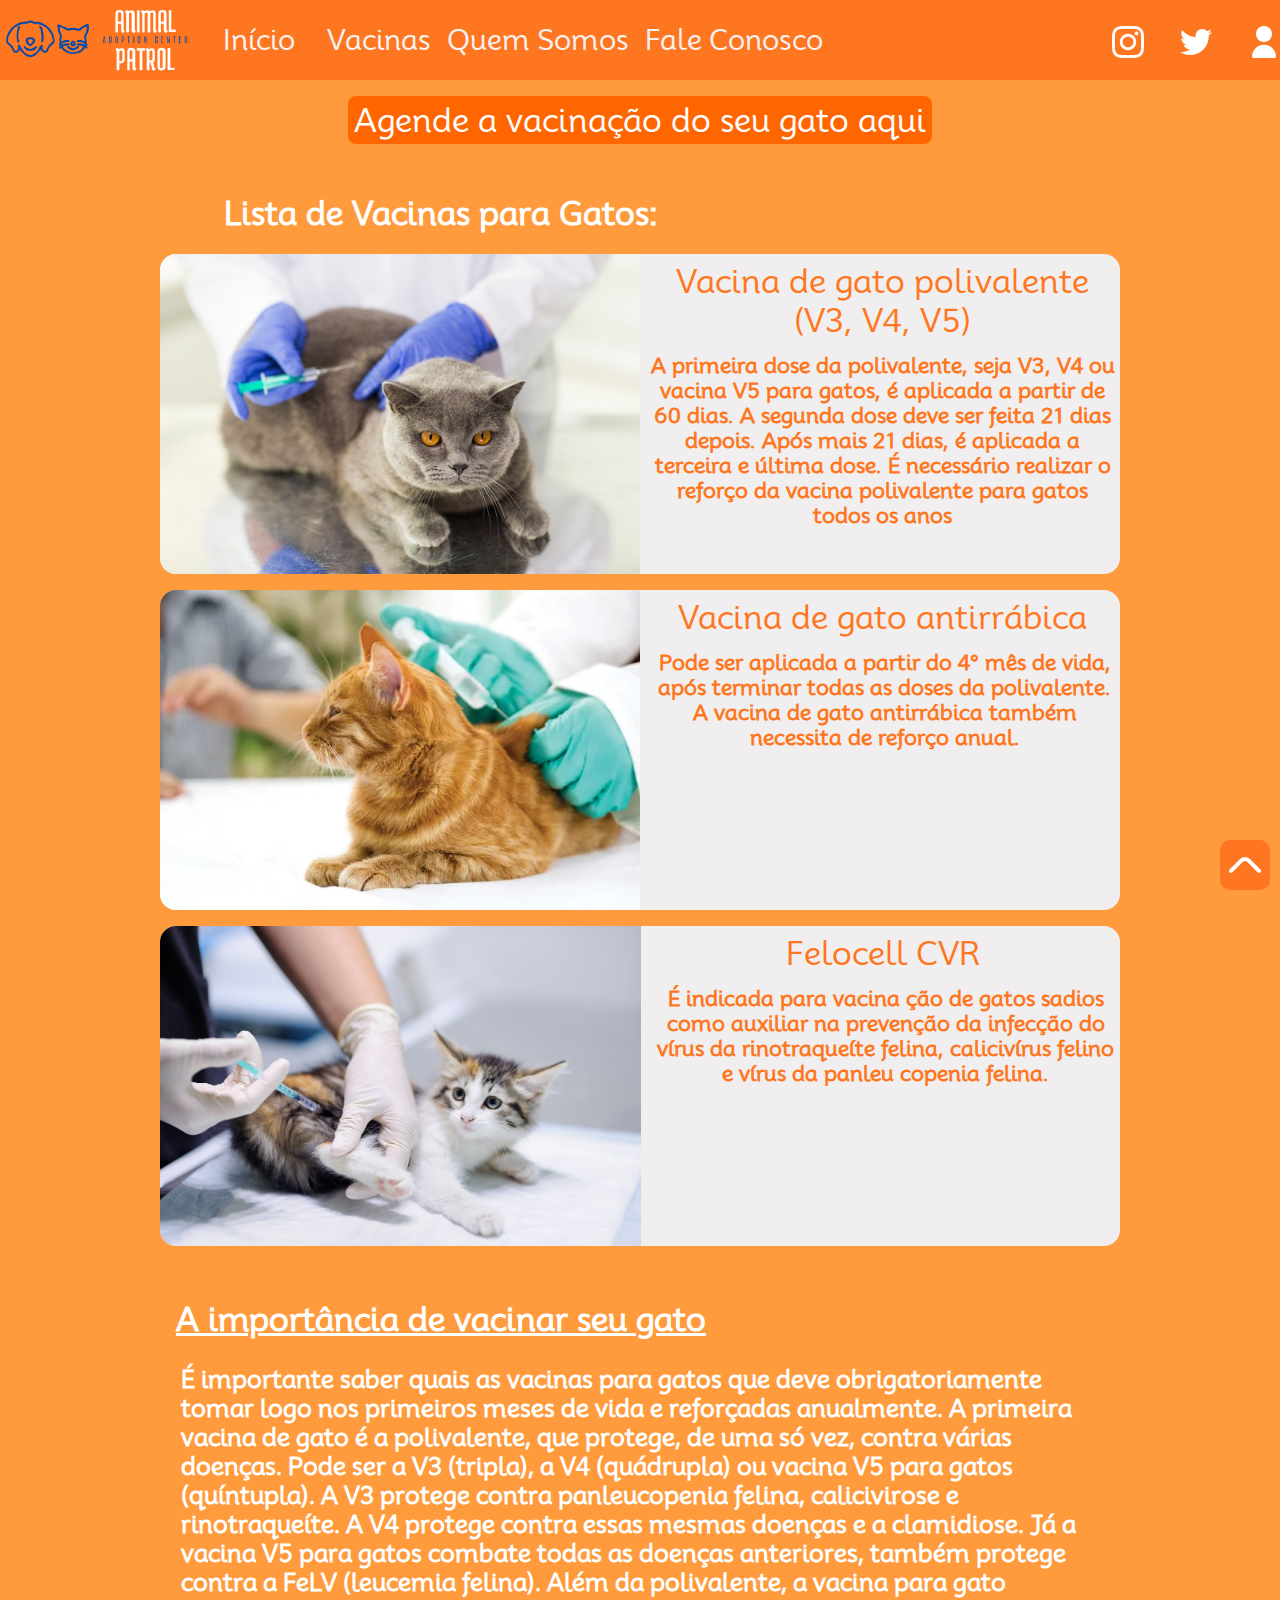
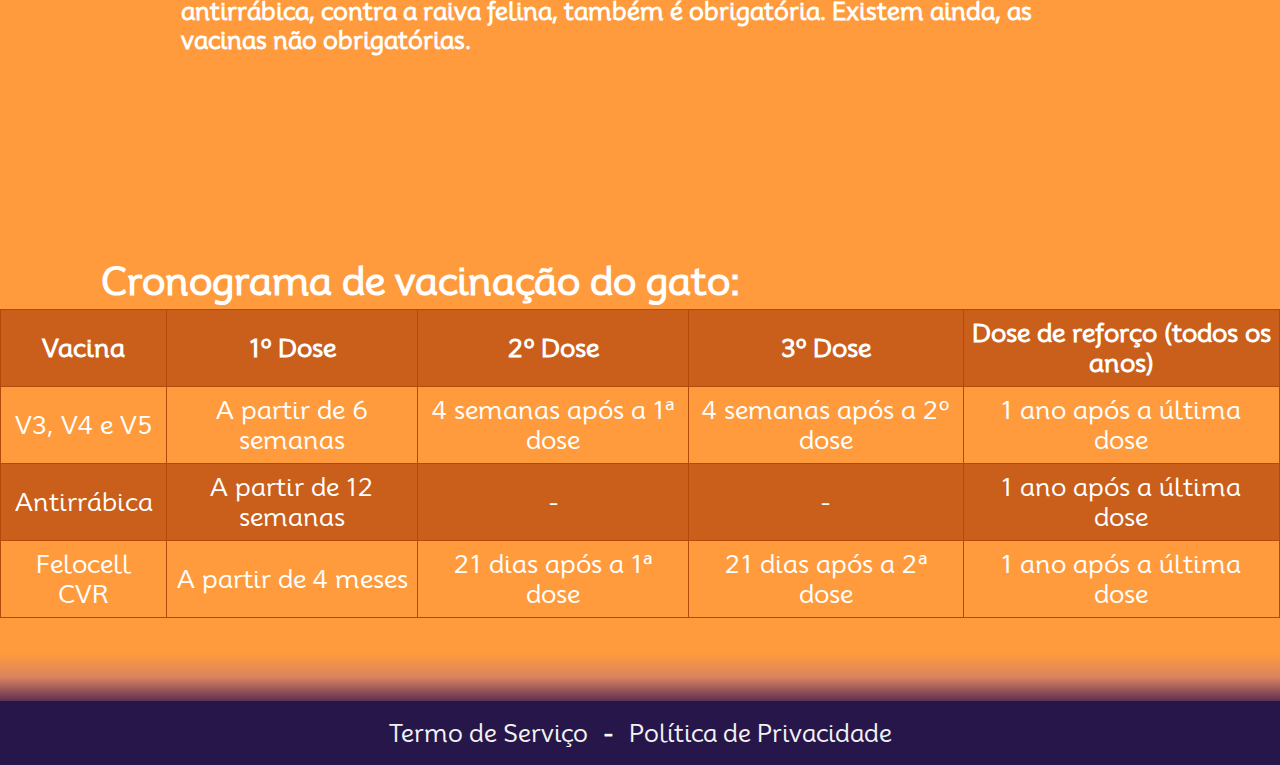
<file: html/vacinas2.html>
<!DOCTYPE html>
<html lang="en">

<head>
    <meta charset="UTF-8">
    <meta name="viewport" content="width=device-width, initial-scale=1.0">
    <link rel="stylesheet" href="../stylevacinas.css">
    <link rel="stylesheet" href="../vacresp.css">
    <link rel="shortcut icon" type="image/jpg" href="../imagis/icone pag.png" />
    <script src="https://ajax.googleapis.com/ajax/libs/jquery/3.7.0/jquery.min.js"></script>
    <script src="../script.js"></script>
    <title>Vacinas</title>
</head>

<body bcolor=#E08B26g>
<header>
    <div class="logo">
        <img src="../imagis/MicrosoftTeams-image (1).png" alt="" class="fotoralha">
    </div>

    <div class="botones"> <!--OS BOTÕES-->
        <div class="butones">
            <div class="esquerdinha">
                <a class="hello" href="../index.html">
                    <p class="hello">Início</p>
                </a>
                <a class="hello" href="animal.html">
                    <p class="hello">Vacinas</p>
                </a>
                <a href="../index.html#quemsomos">
                    <p class="hello">Quem Somos</p>
                </a>
                <a href="#janela1" rel="modal">
                    <p class="hello">Fale Conosco</p>
                </a>
            </div>
            <div class="direitinha">
                <a href="https://www.instagram.com/animal_patrol2023/">
                    <p class="hola"><img src="../imagis/instagram_branco.png" alt="instagram" class="redes"></p>
                </a>
                <a href="html/perfil.html">
                    <p class="hola"><img src="../imagis/twitter.png" alt="twitter" class="redes"></p>
                </a>
                <a href="#janela2" rel="login-cad">
                    <p class="hola"><img src="../imagis/icon_perfil.png" alt="perfil do usuário" class="redes"></p>
                </a>
            </div>

            <div class="window" id="janela1">
                <form method="POST" class="formLogin">
                    <div class="acbecalho">
                    <h1>Nos envie uma mensagem</h1>
                    </div>
                    <p>Nos informe sua experiência no nosso site para ajudar a melhorá-lo</p>
                    <label for="text">Nome</label>
                    <input type="text" placeholder="Digite seu nome" autofocus="true" required />
                    <label for="email">E-mail</label>
                    <input type="email" placeholder="Digite seu e-mail" autofocus="true" required />
                    <label for="password">Sua Mensagem</label>
                    <input type="text" placeholder="Digite sua mensagem" required />
                    <input type="submit" class="enviar" onclick="Enviar();" value="Enviar" />

                </form>
            </div>

            <div id="maskra"></div>
            <div class="janjela" id="janela2">
                <a href="html/login.html">
                    <p class="log in">Login</p>
                </a>
                <a href="html/cadastro.html">
                    <p class="log w">Cadastro</p>
                </a>
            </div>
        </div>

        <!-- mascara para cobrir o site -->
        <div id="mascara"></div>
    </div>
</header>

<center>
    <button class="vac">
        <a href="agendamento-gato.html" class="vac-texto">Agende a vacinação do seu gato aqui</a>
    </button>
</center>

<div class="titlo">
    <h1>Lista de Vacinas para Gatos:</h1>
</div>

<center>
    <div class="vacina1">
        <div class="image">
            <img class="bordaimg" src="../imagis/gato-antirrabica.jpg" />
        </div>
        <div class="textin">
                <p class="nome-vac">Vacina de gato polivalente (V3, V4, V5)</p>
            <h2 class="textin2">A primeira dose da polivalente, seja V3, V4 ou vacina V5 
                para gatos, é aplicada a partir de 60 dias. A segunda dose 
                deve ser feita 21 dias depois. Após mais 21 dias, é aplicada 
                a terceira e última dose. É necessário realizar o reforço da 
                vacina polivalente para gatos todos os anos</h2>
        </div>
    </div>
</center>
<p></p>
<center>
    <div class="vacina1">
        <div class="image">
            <img class="bordaimg" src="../imagis/vacina_gato.jpg" />
        </div>
        <div class="textin">
            <p class="nome-vac">Vacina de gato antirrábica</p>
            <h2 class="textin">Pode ser aplicada a partir do 4° mês de vida, após 
                terminar todas as doses da polivalente. A vacina de gato 
                antirrábica também necessita de reforço anual.</h2>
        </div>
    </div>
</center>
<p></p>
<center>
    <div class="vacina1">
        <div class="image">
            <img class="bordaimg" src="../imagis/gateo_vacina.jpg" />
        </div>
        <div class="textin">
            <p class="nome-vac">Felocell CVR</p>
            <h2 class="textin">É indicada para vacina ção de gatos sadios como 
                auxiliar na prevenção da infecção do vírus da 
                rinotraqueíte felina, calicivírus felino e vírus 
                da panleu copenia felina.</h2>
        </div>
    </div>
</center>
<p></p>
<center>
    <div class="vacina2">

        <div class="pagrafo">
            <h1><u>A importância de vacinar seu gato</u></h1>
            <h2>É importante saber quais as vacinas para gatos 
                que deve obrigatoriamente tomar logo nos 
                primeiros meses de vida e reforçadas anualmente. 
                A primeira vacina de gato é a polivalente, que 
                protege, de uma só vez, contra várias doenças. 
                Pode ser a V3 (tripla), a V4 (quádrupla) ou 
                vacina V5 para gatos (quíntupla). A V3 protege 
                contra panleucopenia felina, calicivirose e 
                rinotraqueíte. A V4 protege contra essas mesmas 
                doenças e a clamidiose. Já a vacina V5 para 
                gatos combate todas as doenças anteriores, 
                também protege contra a FeLV (leucemia felina). 
                Além da polivalente, a vacina para gato 
                antirrábica, contra a raiva felina, também é 
                obrigatória. Existem ainda, as vacinas não 
                obrigatórias.
            </h2>
        </div>
    </div>
    </div>
</center>


<caption>
    <div class="tito">
        <h2> Cronograma de vacinação do gato:</h2>
    </div>
</caption>
<table border="1">
    <thead>
        <tr>
            <th>Vacina</th>
            <th>1º Dose</th>
            <th>2º Dose</th>
            <th>3º Dose</th>
            <th>Dose de reforço (todos os anos)</th>
        </tr>
    </thead>
    <tbody>
        <tr>
            <td>V3, V4 e V5</td>
            <td>A partir de 6 semanas</td>
            <td>4 semanas após a 1ª dose</td>
            <td>4 semanas após a 2º dose</td>
            <td>1 ano após a última dose</td>
        </tr>
        <tr>
            <td>Antirrábica</td>
            <td>A partir de 12 semanas</td>
            <td>-</td>
            <td>-</td>
            <td>1 ano após a última dose</td>
        </tr>
    </tbody>
    <tfoot>
        <td>Felocell CVR</td>
        <td>A partir de 4 meses</td>
        <td>21 dias após a 1ª dose</td>
        <td>21 dias após a 2ª dose</td>
        <td>1 ano após a última dose</td>
    </tfoot>
</table>
<p></p><br>
<div class="degrade"></div>
<footer>
    <a class="rodape" href="">Termo de Serviço</a>
    <h2 class="t">-</h2>
    <a class="rodape" href="">Política de Privacidade</a>
</footer>

<!--BOTÃO QUE LEVA PRO TOPO--><a href="#" class="btn"></a>

</body>

</html>
</file>
<file: style.css>
@import url('https://fonts.googleapis.com/css2?family=Mooli&display=swap');

body {
    width: 100%;
    height: 100%;
    margin: 0;
    padding: 0;
    font-family: 'Mooli';
    color: white;
    background-color: #ff9b3d;
}

a {
    text-decoration: none;
}

header {
    width: 100%;
    height: 5rem;
    background-color: #FF7621;
    display: flex;
}

.squerda {
    display: flex;
}


.direitinha {
    display: flex;
    height: 100%;
}

.logo {
    width: 15%;
    height: 100%;
    display: flex;
    align-items: center;
    justify-content: center;
}

.botones {
    width: 100%;
    height: 100%;
}

.butones {
    width: auto;
    height: 100%;
    display: flex;
    align-items: center;
    justify-content: space-between;
}

.fotoralha {
    width: auto;
    height: 100%;
}

.cllr {
    display: none;
}

.redes {
    width: auto;
    height: 100%;
}

.hello {
    font-family: 'Mooli';
    font-size: 1.75rem;
    color: #f7f1f1;
    display: inline-block;
    cursor: pointer;
    margin-left: 1rem;
    transition: all 300ms ease;
}

.hello:hover {
    /*quando passar o mouse em cima acontece oq ta escrito*/
    transform: translateY(-5px);
}



.hola {
    color: #fff;
    display: inline-block;
    cursor: pointer;
    -webkit-transition: all 300ms ease;
    transition: all 300ms ease;
    margin-top: 1.5rem;
    margin-left: 2rem;
}

.hola:hover {
    /*quando passar o mouse em cima acontece oq ta escrito*/
    transform: translateY(-8px);

}

.centro {
    width: 100%;
    height: auto;
    display: flex;
    align-items: center;
    justify-content: center;
}

.titlo {
    margin-top: 50px;
    font-size: 3rem;
}

.pagrafo {
    margin-left: 23.3rem;
    margin-top: 21rem;
}

.tabela {
    margin-left: 23.3rem;
}

.liao {
    width: 100%;
    height: 100%;
    background-image: linear-gradient(to bottom, #5023bb, #361e6e);
    display: flex;
}

footer {
    display: flex;
    height: 4rem;
    width: 100%;
    justify-content: center;
    align-items: center;
    background-color: #26164a;
}

.rodape {
    color: #f2f2f2;
    font-size: 1.5rem;
    transition: all 0.2s;
}

.rodape:hover {
    color: #FF7621;
}

.t {
    padding: 1rem;
}

.sobre {
    font-size: 4rem;
}

.site {
    background-color: #f4f4f4;
    font-size: 2rem;
    color: #b95411;
    width: 30rem;
    padding: 0.5rem;
    border-radius: 1rem;
    box-shadow: 1rem 1rem 1rem 0.1rem #0000004e
}


.funcao {
    font-size: 2rem;
}

.teexto {
    height: auto;
    width: 100%;
    display: flex;
    justify-content: space-around;
}

.site2 {
    background-color: #f4f4f4;
    font-size: 2rem;
    color: #b95411;
    width: 30rem;
    padding: 0.5rem;
    border-radius: 1rem;
    box-shadow: 1rem 1rem 1rem 0.1rem #0000004e
}

.degrade {
    width: 100%;
    height: 20rem;
    background-image: linear-gradient(to bottom, #ff9b3d 10%, #653ac96b, #5023bb);
    /*fazer o degrade de cima pra baixo*/
    display: flex;

}

.quem {
    font-size: 1.4rem;
    margin-left: 1rem;
}

.subtitulo {
    font-family: 'Courier New', Courier, monospace;
    font-size: 2.4rem;
    margin-left: 2rem;
    color: #05F2DB;
}

.subtitulo2 {
    margin-left: 1rem;
    font-size: 1rem;
    color: #a798c0;
}

.participantes {
    height: 23rem;
    justify-content: space-around;
    display: flex;
}

.cima {
    width: 26rem;
    display: flex;
    justify-content: space-between;
}

.baixo {
    width: 26rem;
    display: flex;
    justify-content: space-between;
}


.bro {
    height: auto;
    width: 11rem;
    border-radius: 1rem;
    background-color: #f7f1f1;
    padding: 8px;
}

.icon {
    background-color: #5023bb;
    border-radius: 100rem;
    height: 7.5rem;
    width: 7.5rem;
}

.preset_icone {
    height: 7.5rem;
    width: 7.5rem;
}

.e {
    width: 165px;
    height: 2px;
}


.nome {
    font-size: 1.5rem;
    color: #3a3939;
    margin-top: 1rem;
}

.oq.faz {
    font-size: 1rem;
    color: rgb(105, 105, 105);
}

.borda {
    border-radius: 1rem;
}

.adot {
    background-color: #ff6600;
    margin-top: 1rem;
    border-radius: 8px;
    border: none;
    width: 50rem;
    height: 3rem;
    transition: all 300ms ease;
}

.adot:hover {
    /*quando passar o mouse em cima acontece oq ta escrito*/
    height: 3.6rem;
    box-shadow: 0rem 0rem 1rem #ff6600;
}

.adot-texto {
    color: #ffffff;
    font-family: 'Mooli';
    font-size: 2rem;
    margin-top: 1rem;
    border-radius: 1rem;
    border: none;
    transition: color 0.2s ease, font-size 0.2s ease, text-shadow 0.2s ease;
}

/*CODIGOS DO BOTAO Q LEVA PRO TOPO Q EU AINDA N SEI COMO FUNCIONA*/
html {
    scroll-behavior: smooth;
}

.btn {
    background-image: url('imagis/seta.png');
    background-repeat: no-repeat;
    background-position: center;
    display: flex;
    justify-content: center;
    align-items: center;
    position: fixed;
    bottom: 10px;
    right: 10px;
    width: 50px;
    height: 50px;
    background-color: #FF3C00;
    text-decoration: none;
    border-radius: 10px;
}

.btn::after {
    font-size: 32px;
    color: aliceblue;
    transition: margin-top 250ms;
}




/*pra janela modal*/
.window {
    display: none;
    position: fixed;
    left: 0;
    top: 0;
    background: #FFF;
    text-align: left;
    z-index: 9900;
    padding: 10px;
    border-radius: 1rem;
    color: #361e6e;
}

#mascara {
    display: none;
    position: absolute;
    left: 0;
    top: 0;
    z-index: 9000;
    background-color: #0000006e;
}

.janjela {
    display: none;
    position: absolute;
    right: 0;
    top: 4rem;
    background: #f3a03a;
    z-index: 9900;
    border-radius: 10px;
    width: 9rem;
}

.in {
    margin-bottom: 0px;
}

.w {
    margin-top: 10px;
}

.log {
    font-family: 'Mooli';
    font-size: 1.75rem;
    width: 100%;
    color: #f8f5f5;
    transition: all 300ms ease;
}

.log:hover {
    /*quando passar o mouse em cima acontece oq ta escrito*/
    background-color: #f8b25c;
}

#maskra {
    display: none;
    position: absolute;
    left: 0;
    top: 0;
    z-index: 9000;
    background-color: #00000017;
}

.enviar {
    font-family: 'Mooli';
    background-color: #FF3C00;
    display: block;
    transition: color 0.2s ease, font-size 0.2s ease, text-shadow 0.2s ease;
}

.enviar:hover {
    /*quando passar o mouse em cima acontece oq ta escrito*/
    font-family: 'Mooli';
    font-size: 1.2rem;
    background-color: #ff5723;
    box-shadow: 0rem 0rem 0.5rem rgb(255, 199, 43);
}

.acbecalho {
    display: flex;
    height: 4rem;
}

.fechar a {
    display: block;
    font-family: 'Mooli';
    cursor: pointer;
    text-align: right;
    transition: all 300ms ease;
}


.x {
    font-size: 2rem;
    margin-left: 2rem;
    margin-top: 1.3rem;
}

.x :hover {
    margin-top: 0.7rem;
}

.informe {
    margin-top: 1rem;
}





h5 {
    color: #363636;
}

.login {
    width: 100%;
    height: 60.3rem;
    display: flex;
}

.textin {
    color: #ffffff;
    margin-left: 5px;
}

.btn-submit {
    width: 160px;
    color: #fff;
    font-family: 'Mooli';
    font-size: 1.75rem;
    text-align: center;
    border-radius: 1rem;
    display: inline-block;
    background-color: #db570b;
    cursor: pointer;
    box-shadow: 0 2px 5px 0 rgba(0, 0, 0, 0.06), 0 2px 10px 0 rgba(0, 0, 0, 0.07);
    -webkit-transition: all 300ms ease;
    transition: all 300ms ease;
    border: none;

}

.btn-submit:hover {

    transform: translateY(5px);
    box-shadow: 0 1px 1px 0 rgba(0, 0, 0, 0.10),
        0 1px 1px 0 rgba(0, 0, 0, 0.09);
}

@media (max-width: 768px) {
    .btn-submit {
        font-size: 1.75rem;
        width: 100%;
        float: none;
        text-align: center;
    }
}

input[type=checkbox]+label {
    color: #ccc;
}

input[type=checkbox]:checked+label {
    color: #ff0000;
}

.page {
    display: flex;
    flex-direction: column;
    align-items: center;
    align-content: center;
    justify-content: center;
    width: 100%;
    height: 100%;
}

.formLogin {
    display: flex;
    flex-direction: column;
    background-color: #fff;
    border-radius: 7px;
    padding: 40px;
    gap: 5px
}

.areaLogin img {
    width: 420px;
}

.formLogin h1 {
    font-weight: 500;
    font-size: 2rem;
}

.formLogin p {
    display: inline-block;
    font-size: 14px;
    color: #666;
    margin-bottom: 25px;
}

.formLogin input {
    padding: 15px;
    font-size: 14px;
    border: 1px solid #ccc;
    margin-bottom: 20px;
    margin-top: 5px;
    border-radius: 4px;
    transition: all linear 160ms;
    outline: none;
}


.formLogin input:focus {
    border: 1px solid #b95411;
}

.formLogin input {
    display: inline-block;
    margin-bottom: 20px;
    font-size: 1rem;
    color: #28055d;
    transition: all linear 160ms;
}


.btn {
    background-color: #FF7621;
    color: #fff;
    font-size: 14px;
    font-weight: 600;
    border: none !important;
    transition: all linear 160ms;
    cursor: pointer;
    margin: 0 !important;
}

.btn:hover {
    transform: scale(1.05);
    background-color: #db570b;
}





.noooooovo_slide {
    display: flex;
    justify-content: center;
}

ul {
    list-style: none;
    justify-content: center;
}

button {
    border-radius: 5rem;
    border: none;
    cursor: pointer;
}


main .animalzito {
    display: none;
    height: 100vh;
    /*faz com q as imagens dentro dessa classe dentro do main sejam escondidas*/
}

.animales::after {
    content: "";
    position: absolute;
    top: 17.7rem;
    left: 1.5rem;
    min-height: 39rem;
    width: 70rem;
    background: linear-gradient(100deg, #ff9b3d 10%, rgba(0, 0, 0, 0) 60%)no-repeat;
}

main .animalzito.selecionado {
    /*OS ESPAÇOS NESSA SITUAÇÃO SERVEM PRA MARCAR QUANDO UMA CLASSE DENTRO DE OUTRA
POR ISSO QUE O .PERSONAGEM TA GRUDADO NO .SELECIONADO, PQ SE TIVESSE UM ESPAÇO EU ESTARIA CHAMANDO O 
SELECIONADO DENTRODO PERSONAGEM, E NA REAL ELES TAO UM DO LADO DO OUTRO*/
    display: block;
    /*se sobrepõe ao display none, e faz com q todo elemento com a div .selecionado apareçam*/
}

main .animalzito .imagemslide {
    width: 80rem;
    height: 39rem;
    object-fit: cover;
    border-radius: 1rem;
}

.conteudo {
    font-size: 1.5rem;
    position: absolute;
    top: 18rem;
    left: 3rem;
    display: flex;
    flex-direction: column;
    justify-content: end;
    min-height: 8rem;
    max-width: 480px;
    z-index: 2;
}

.nome-animais {
    margin-bottom: 0px;
}

.descricao {
    line-height: 24px;
    padding: 0px;
    margin-top: 5px;
}

.botoes {
    position: absolute;
    top: 17rem;
    right: 4rem;
    width: 4rem;
    min-height: 39.3rem;
    flex-direction: column;
    display: flex;
    align-items: center;
    justify-content: center;
    gap: 10px;
}

.botao {
    height: 4rem;
    width: 4rem;
    background-color: #f8f8f8;
    transition: all 300ms ease;
}

.img-botao {
    height: 3rem;
    width: 3rem;
}

.botao:hover {
    background-color: #e0e0e0;
}

.botao.selecionado {
    transform: scale(1.2);
    box-shadow: 0 0 10px #f8f5f5;
}
</file>
<file: responsivo.css>
@media (max-width: 769px) {

    body{
        overflow-x: hidden;
    }

    .adot {
        margin-top: 1rem;
        border-radius: 8px;
        width: 20rem;
        height: 6rem;
    }

    .adot:hover {
        height: 6.6rem;
    }

    .hello {
        margin-top: 0.8rem;
        font-size: 1.1rem;
        display: block;
        margin-left: 0.5rem;
    }

    .hello:hover {
        transform: translateY(-5px);
    }

    header {
        height: 2.5rem;
        display: flex;
    }

    .janjela {
        top: 2.2rem;
    }

    .conteudo {
        top: 24rem;
        left: rem;
        font-size: 1.2rem;
        justify-content: flex-end;
    }

    .descricao {
        line-height: 24px;
        padding: 0px;
        margin-top: 5px;
    }

    .hola {
        width: 2rem;
        color: #fff;
        display: inline-block;
        cursor: pointer;
        -webkit-transition: all 300ms ease;
        transition: all 300ms ease;
        margin-top: 0.5rem;
        margin-left: 0rem;
    }

    .hola:hover {
        transform: translateY(-8px);

    }

    .direitinha {
        display: flex;
        height: 100%;
        width: 10rem;
    }

    .redes {
        width: 1.5rem;
        height: 1.5rem;
    }

    .logo {
        width: 20%;
        height: 100%;
    }

    .fotoralha{
        display: none;
    }

    .cllr{
        display: flex;
    }

    .animales::after {
        top: 21.5rem;
        left: 0;
        background: linear-gradient(180deg, #ff9b3d 10%, rgba(0, 0, 0, 0) 40%)no-repeat;
    }

    main .animalzito .imagemslide {
        width: 100%;
        height: 39rem;
        object-fit: cover;
    }

    .botoes{
        top: 20rem;
        right: 1rem;
        flex-direction: row;
        align-items: flex-end;
        width: 100%;
    }

    .botao{
        height: 3rem;
        width: 3rem;
    }

    .img-botao {
        height: 2rem;
        width: 2rem;
    }

   
    .liao {
        width: 100%;
        height: 100%;
        display: inline-block;
    }

    .oq.faz {
        font-size: 0.78rem;
    }

    .sobre {
        font-size: 3rem;
    }

    .quem {
        font-size: 1.5rem;
        margin-left: 0.5rem;
    }


    .participantes {
        align-items: center;
        margin-left: 0rem;
        width: 30rem;
        height: 46rem;
        justify-content: space-around;
        display: inline-block;
    }

    .cima {
        width: 26rem;
        display: flex;
        justify-content: space-around;
        margin-bottom: 1rem;
    }

    .baixo {
        width: 26rem;
        display: flex;
        justify-content: space-around;
    }

    .informe{
        margin-top: 4rem;
    }

    .site {
        background-color: #f4f4f4;
        font-size: 1.5rem;
        color: #b95411;
        width: 25rem;
        padding: 0.5rem;
        border-radius: 1rem;
        box-shadow: 1rem 1rem 1rem 0.1rem #0000004e
    }


    .funcao {
        font-size: 1.7rem;
        padding: 0;
    }

    .teexto {
        margin: 2rem 0 0 3rem;
        width: 33rem;
    }

    .texxto {
        position: relative;
        display: flex;
        justify-content: end;
        width: 96%;
    }

    footer {
        display: flex;
        height: 5rem;
        width: 100%;
        justify-content: center;
        align-items: center;
        background-color: #26164a;
    }

    .rodape {
        color: #f2f2f2;
        font-size: 1rem;
        transition: all 0.2s;
        background-color: aquamarine;
    }

    .rodape:hover {
        color: #FF7621;
    }

    .t {
        padding: 0.5rem;
    }
}
</file>
<file: stylecadastro.css>
@import url('https://fonts.googleapis.com/css2?family=Mooli&display=swap');

body {
    font-family: 'Mooli';
    margin: 0;
    padding: 0;
    color: #FF7621;
    background-position: top center;
    background-size: cover;
}

a {
    text-decoration: none;
}

h5 {
    color: #363636;
}

.botones {
    width: auto;
    height: 100%;

}

.butones {
    width: auto;
    height: 100%;
    display: flex;
    align-items: center;
}

.hello {
    font-family: 'Mooli';
    font-size: 1.75rem;
    color: #f7f1f1;
    margin-left: 1rem;
    transition: all 300ms ease;
}

.hello:hover {
    /*quando passar o mouse em cima acontece oq ta escrito*/
    transform: translateY(-5px);
}

.titlo {
    margin-left: 14rem;
    margin-top: 50px;
}

.login {
    width: 100%;
    height: 60.3rem;
    display: flex;
}

.textin {
    color: #ffffff;
    margin-left: 5px;
}


.btn-submit {
    width: 160px;
    color: #fff;
    font-family: 'Mooli';
    font-size: 1.75rem;
    text-align: center;
    border-radius: 1rem;
    display: inline-block;
    background-color: #db570b;
    cursor: pointer;
    box-shadow: 0 2px 5px 0 rgba(0, 0, 0, 0.06), 0 2px 10px 0 rgba(0, 0, 0, 0.07);
    -webkit-transition: all 300ms ease;
    transition: all 300ms ease;
    border: none;

}

.btn-submit:hover {

    transform: translateY(5px);
    box-shadow: 0 1px 1px 0 rgba(0, 0, 0, 0.10),
        0 1px 1px 0 rgba(0, 0, 0, 0.09);

}

@media (max-width: 768px) {

    .btn-submit {
        font-size: 1.75rem;
        width: 100%;
        float: none;
        text-align: center;

    }
}

input[type=checkbox]+label {
    color: #ccc;
}

input[type=checkbox]:checked+label {
    color: #ff0000;
}



select[type=checkbox]+label {
    color: #ccc;
}

select[type=checkbox]:checked+label {
    color: #ff0000;
}

/*LISTA DE CORES
	db570b
	d17014
	FF7621
	ececec
	e08f26
    eb9008
	803b0d
	134a4666*/




/*CÓDIGO DO LOGIN Q DPS Q EU APRENDO*/

.page {
    display: flex;
    flex-direction: column;
    align-items: center;
    align-content: center;
    justify-content: center;
    width: 100%;
    height: 100%;

}

.formLogin {
    display: flex;
    flex-direction: column;
    background-color: #fff;
    border-radius: 7px;
    padding: 40px;
    box-shadow: 10px 10px 40px rgba(0, 0, 0, 0.4);
    gap: 5px
}

.areaLogin img {
    width: 420px;
}

.formLogin h1 {
    padding: 0;
    margin: 0;
    font-weight: 500;
    font-size: 2.3em;
}

.formLogin p {
    display: inline-block;
    font-size: 14px;
    color: #666;
    margin-bottom: 25px;
}

.formLogin input {
    padding: 15px;
    font-size: 14px;
    border: 1px solid #ccc;
    margin-bottom: 20px;
    margin-top: 5px;
    border-radius: 4px;
    transition: all linear 160ms;
    outline: none;
}


.formLogin input:focus {
    border: 1px solid #b95411;
}

.formLogin select {
    height: 3rem;
    padding: 15px;
    font-size: 14px;
    border: 1px solid #ccc;
    margin-bottom: 20px;
    margin-top: 5px;
    border-radius: 4px;
    transition: all linear 160ms;
    outline: none;
}


.formLogin select:focus {
    border: 1px solid #b95411;
}

.formLogin label {
    font-size: 14px;
    font-weight: 600;
}

.formLogin a {
    display: inline-block;
    margin-bottom: 20px;
    font-size: 13px;
    color: #555;
    transition: all linear 160ms;
}

.formLogin a:hover {
    color: #FF7621;
}

.btn {
    background-color: #FF7621;
    color: #fff;
    font-size: 14px;
    font-weight: 600;
    border: none !important;
    transition: all linear 160ms;
    cursor: pointer;
    margin: 0 !important;

}

.btn:hover {
    transform: scale(1.05);
    background-color: #db570b;

}


/*pro agendamento dos bichin*/
.mid {
    display: flex;
    justify-content: space-between;
    height: 2rem;
    width: 100%;
    margin-bottom: 2rem;
}

/*form de adoção*/
.nome-adoc {
    width: 25rem;
}
</file>
<file: agendastyle.css>
@import url('https://fonts.googleapis.com/css2?family=Mooli&display=swap');

body{
    width: 100%;
    height: 100%;
    margin: 0;
    padding: 0;
    font-family: 'Mooli';
    color: #361e6e;
}


a{
    text-decoration: none;
}

header{
    width: 100%;
    height: 5rem;
    background-color: #FF7621;
    display: flex;
}

.esquerdinha{
    display: flex;
}


.direitinha{
    display: flex;    
    height: 100%;
    width: 23rem;
    justify-content: flex-end;
}

.titlo{
    color: #361e6e;
    margin-left: 14rem;
    margin-top: 50px;
}

.logo{
    width: 15%;
    height: 100%;
    display: flex;
    align-items: center;
    justify-content: center;
    
}

.botones{
    width: auto;
    height: 100%;
   
}

.butones{
    width: auto;
    height: 100%;
    display: flex;
    align-items: center;
}

.fotoralha{
    width: auto;
    height: 100%;
}

.hello{
    font-family: 'Mooli';
    font-size: 1.75rem;
    color: #f7f1f1;
    margin-left: 1rem;
    transition: all 300ms ease;
}

.hello:hover{/*quando passar o mouse em cima acontece oq ta escrito*/
    transform: translateY(-5px);
    cursor: pointer;
}

.hola{
    color: #fff;
    display: inline-block;
    cursor: pointer;
    -webkit-transition: all 300ms ease;
    transition: all 300ms ease;
    margin-top: 1.5rem;
    margin-left: 2rem;
}

.hola:hover{/*quando passar o mouse em cima acontece oq ta escrito*/
    transform: translateY(-8px);
  
}


 
.animal{
    height: 100%;
    width: 20rem;
    border-radius: 1rem;
    background-color: #f7f1f1;
    -webkit-transition: all 300ms ease;
    transition: all 300ms ease;
    cursor: pointer;
}

.icon{
    background-color: red;
    border-radius: 1rem 1rem 0 0;
    height: 20rem;
    width: 20rem;
}

.nome{
    font-size: 1.5rem;
    color: #3a3939;
    margin-top: 1rem;
}

.oq.faz{
    font-size: 1rem;
    color: rgb(105, 105, 105);
}

.participantes{
    margin-top: 3rem;
    height: 30rem;
    width: 100%;
    justify-content: center;
    display: flex;
}






/*pra janela modal*/
.window{
    display:none;
    position:fixed;
    left:0;
    top:0;
    background:#FFF;
    text-align:left;
    z-index:9900;
    border-radius:1rem;
    color: #361e6e;
}
  
#mascara{
    display:none;
    position:absolute;
    left:0;
    top:0;
    z-index:9000;
    background-color:#0000006e;
}
  
.fechar{
    background-color: #05F2DB;
    color: #FF3C00; 
    text-align:right;
    font-size: 2rem;
    transition: color 0.2s ease, font-size 0.2s ease, text-shadow 0.2s ease;
}

.fechar:hover{/*quando passar o mouse em cima acontece oq ta escrito*/
    font-size: 2.5rem;
    color: #FF3C00;
    text-shadow: 0rem 0rem 0.5rem rgb(255, 199, 43);
}

.enviar{
    font-family: 'Mooli';
    background-color: #FF3C00;
    display:block; 
    transition: color 0.2s ease, font-size 0.2s ease, text-shadow 0.2s ease;
}

.enviar:hover{/*quando passar o mouse em cima acontece oq ta escrito*/
    font-family: 'Mooli';
    font-size: 1.2rem;
    background-color: #ff5723;
    box-shadow: 0rem 0rem 0.5rem rgb(255, 199, 43);
}







h5{
    color: #363636;
}

.login{

    display: flex;
}

.textin{
    color: #ffffff; 
    margin-left: 5px;
}

.btn-submit {

    width: 160px;
    color: #fff;
    font-family: 'Mooli';
    font-size: 1.75rem;    
    text-align: center;
    display: inline-block;
    background-color: #db570b;
    cursor: pointer;
    box-shadow: 0 2px 5px 0 rgba(0,0,0,0.06), 0 2px 10px 0 rgba(0,0,0,0.07);
    -webkit-transition: all 300ms ease;
    transition: all 300ms ease;
    border:none;
  
  }
  
  .btn-submit:hover {
    
    transform: translateY(5px);
    box-shadow: 0 1px 1px 0 rgba(0,0,0,0.10),
    0 1px 1px 0 rgba(0,0,0,0.09);
  
  }
  
  @media (max-width: 768px) {
    .btn-submit {
    font-size: 1.75rem;   
    width:100%;
    float: none;
    text-align:center;
    }
  }
  
  input[type=checkbox] + label {
  color: #ccc;
  } 
  
  input[type=checkbox]:checked + label {
  color: #ff0000;
  }

.page {
    display: flex;
    flex-direction: column;
    align-items: center;
    align-content: center;
    justify-content: center;
    width: 100%;
    height: 100%;
    
}

.formLogin {
    display: flex;
    flex-direction: column;
    background-color: #fff;
    border-radius: 1rem;
    padding: 40px;
    gap: 5px
}

.areaLogin img {
    width: 420px;
}

.formLogin h1 {
    color: #361e6e;
    font-weight: 500;
    font-size: 2rem;
}

.formLogin p {
    display: inline-block;
    font-size: 14px;
    color: #666;
    margin-bottom: 25px;
}

.formLogin input {
    padding: 15px;
    font-size: 14px;
    border: 1px solid #ccc;
    margin-bottom: 20px;
    margin-top: 5px;
    border-radius: 4px;
    transition: all linear 160ms;
    outline: none;
}


.formLogin input:focus {
    border: 1px solid #b95411;
}

.formLogin a {
    display: inline-block;
    margin-bottom: 20px;
    font-size: 13px;
    color: #555;
    transition: all linear 160ms;
}

.formLogin a:hover {
    color: #FF7621;
}

.btn {
    background-color: #FF7621;
    color: #fff;
    font-size: 14px;
    font-weight: 600;
    border: none !important;
    transition: all linear 160ms;
    cursor: pointer;
    margin: 0 !important;

}

.btn:hover {
    transform: scale(1.05);
    background-color: #db570b;

}
</file>
<file: animalstyle.css>
@import url('https://fonts.googleapis.com/css2?family=Mooli&display=swap');

body {
    width: 100%;
    height: 100%;
    margin: 0;
    padding: 0;
    font-family: 'Mooli';
    color: white;
    background-color: #ff9b3d;
}


a {
    text-decoration: none;
}

header {
    width: 100%;
    height: 5rem;
    background-color: #FF7621;
    display: flex;
}

.squerda {
    display: flex;
}


.direitinha {
    display: flex;
    height: 100%;
    justify-content: flex-end;
}

.titlo {
    margin-left: 14rem;
    margin-top: 50px;
}

.logo {
    width: 15%;
    height: 100%;
    display: flex;
    align-items: center;
    justify-content: center;

}

.botones {
    width: 100%;
    height: 100%;
}

.butones {
    width: auto;
    height: 100%;
    display: flex;
    align-items: center;
    justify-content: space-between;
}

.fotoralha {
    width: auto;
    height: 100%;
}

.hello {
    font-family: 'Mooli';
    font-size: 1.75rem;
    color: #f7f1f1;
    margin-left: 1rem;
    transition: all 300ms ease;
}

.hello:hover {
    /*quando passar o mouse em cima acontece oq ta escrito*/
    transform: translateY(-5px);
    cursor: pointer;
}

.hola {
    color: #fff;
    display: inline-block;
    cursor: pointer;
    -webkit-transition: all 300ms ease;
    transition: all 300ms ease;
    margin-top: 1.5rem;
    margin-left: 2rem;
}

.hola:hover {
    /*quando passar o mouse em cima acontece oq ta escrito*/
    transform: translateY(-8px);

}



.animal {
    height: 100%;
    width: 20rem;
    border-radius: 1rem;
    background-color: #f7f1f1;
    -webkit-transition: all 300ms ease;
    transition: all 300ms ease;
    cursor: pointer;
}

.icon {
    border-radius: 1rem 1rem 0 0;
    height: 20rem;
    width: 20rem;
}

.nome {
    font-size: 1.5rem;
    color: #3a3939;
    margin-top: 1rem;
}

.oq.faz {
    font-size: 1rem;
    color: rgb(105, 105, 105);
}

.participantes {
    margin-top: 3rem;
    height: 30rem;
    width: 100%;
    justify-content: space-around;
    display: flex;
}

.animal:hover {
    /*quando passar o mouse em cima acontece oq ta escrito*/
    transform: translateY(-20px);
    box-shadow: 10px 10px 10px 10px rgba(0, 0, 0, 0.24),
        0 1px 1px 0 rgba(0, 0, 0, 0.09);
}





   /*pra janela modal*/
   .window {
    display: none;
    position: fixed;
    left: 0;
    top: 0;
    background: #FFF;
    text-align: left;
    z-index: 9900;
    padding: 10px;
    border-radius: 1rem;
    color: #361e6e;
}

#mascara {
    display: none;
    position: absolute;
    left: 0;
    top: 0;
    z-index: 9000;
    background-color: #0000006e;
}

.janjela {
    display: none;
    position: absolute;
    right: 0;
    top: 4rem;
    background: #f3a03a;
    z-index: 9900;
    border-radius: 10px;
    width: 9rem;
}

.in {
    margin-bottom: 0px;
}

.w {
    margin-top: 10px;
}

.log {
    font-family: 'Mooli';
    font-size: 1.75rem;
    width: 100%;
    color: #f8f5f5;
    transition: all 300ms ease;
}

.log:hover {
    /*quando passar o mouse em cima acontece oq ta escrito*/
    background-color: #f8b25c;
}

#maskra {
    display: none;
    position: absolute;
    left: 0;
    top: 0;
    z-index: 9000;
    background-color: #00000017;
}

.enviar {
    font-family: 'Mooli';
    background-color: #FF3C00;
    display: block;
    transition: color 0.2s ease, font-size 0.2s ease, text-shadow 0.2s ease;
}

.enviar:hover {
    /*quando passar o mouse em cima acontece oq ta escrito*/
    font-family: 'Mooli';
    font-size: 1.2rem;
    background-color: #ff5723;
    box-shadow: 0rem 0rem 0.5rem rgb(255, 199, 43);
}

.acbecalho{
    display: flex;
    height: 4rem;
}

a .fechar {
    display: block;
    font-family: 'Mooli';
    cursor: pointer;
    text-align: right;
    transition: all  300ms ease;
    color: #361e6e;
}


.x {
    font-size: 2rem;
    margin-left: 2rem;
    margin-top: 1.3rem;
}

.x :hover{
    margin-top: 0.7rem;
}

.informe{
    margin-top: 1rem;
}





h5 {
    color: #363636;
}

.login {
    width: 100%;
    height: 60.3rem;
    display: flex;
}

.textin {
    color: #ffffff;
    margin-left: 5px;
}

.btn-submit {

    width: 160px;
    color: #fff;
    font-family: 'Mooli';
    font-size: 1.75rem;
    text-align: center;
    border-radius: 1rem;
    display: inline-block;
    background-color: #db570b;
    cursor: pointer;
    box-shadow: 0 2px 5px 0 rgba(0, 0, 0, 0.06), 0 2px 10px 0 rgba(0, 0, 0, 0.07);
    -webkit-transition: all 300ms ease;
    transition: all 300ms ease;
    border: none;

}

.btn-submit:hover {

    transform: translateY(5px);
    box-shadow: 0 1px 1px 0 rgba(0, 0, 0, 0.10),
        0 1px 1px 0 rgba(0, 0, 0, 0.09);
}

@media (max-width: 768px) {
    .btn-submit {
        font-size: 1.75rem;
        width: 100%;
        float: none;
        text-align: center;
    }
}

input[type=checkbox]+label {
    color: #ccc;
}

input[type=checkbox]:checked+label {
    color: #ff0000;
}

.page {
    display: flex;
    flex-direction: column;
    align-items: center;
    align-content: center;
    justify-content: center;
    width: 100%;
    height: 100%;
}

.formLogin {
    display: flex;
    flex-direction: column;
    background-color: #fff;
    color: #361e6e;
    border-radius: 7px;
    padding: 40px;
    gap: 5px
}

.areaLogin img {
    width: 420px;
}

.formLogin h1 {
    color: #361e6e;
    font-weight: 500;
    font-size: 2rem;
}

.formLogin p {
    display: inline-block;
    font-size: 14px;
    color: #361e6e;
    margin-bottom: 25px;
}

.formLogin input {
    padding: 15px;
    font-size: 14px;
    border: 1px solid #ccc;
    margin-bottom: 20px;
    margin-top: 5px;
    border-radius: 4px;
    transition: all linear 160ms;
    outline: none;
}


.formLogin input:focus {
    border: 1px solid #b95411;
}

.formLogin input {
    display: inline-block;
    margin-bottom: 20px;
    font-size: 1rem;
    color: #28055d;
    transition: all linear 160ms;
}


.btn {
    background-color: #FF7621;
    color: #fff;
    font-size: 14px;
    font-weight: 600;
    border: none !important;
    transition: all linear 160ms;
    cursor: pointer;
    margin: 0 !important;
}

.btn:hover {
    transform: scale(1.05);
    background-color: #db570b;
}

footer {
    display: flex;
    height: 4rem;
    width: 100%;
    justify-content: center;
    align-items: center;
    background-color: #26164a;
}

.rodape {
    color: #f2f2f2;
    font-size: 1.5rem;
    transition: all 0.2s;
}

.rodape:hover {
    color: #FF7621;
}

.t {
    padding: 1rem;
}

.degrade {
    width: 100%;
    height: 3rem;
    background-image: linear-gradient(to bottom, #ff9b3d 1%, #653ac93f, #391655ce);
    /*fazer o degrade de cima pra baixo*/
    display: flex;

}
</file>
<file: animalresp.css>
@media (max-width: 769px) {

    body{
        overflow-x: hidden;
    }

    .hello {
        margin-top: 1rem;
        font-size: 1.3rem;
        display: block;
        margin-left: 0.5rem;
    }

    .hello:hover {
        transform: translateY(-5px);
    }

    header {
        height: 3rem;
        display: flex;
    }

    .janjela {
        top: 2.2rem;
    }

    .hola {
        width: 2rem;
        color: #fff;
        display: inline-block;
        cursor: pointer;
        -webkit-transition: all 300ms ease;
        transition: all 300ms ease;
        margin-top: 0.5rem;
        margin-left: 0rem;
    }

    .hola:hover {
        transform: translateY(-8px);
    }

    .titlo{
        margin-left: 2rem;
    }

    .direitinha {
        display: flex;
        height: 100%;
        width: 10rem;
    }

    .redes {
        width: 1.5rem;
        height: 1.5rem;
    }

    .logo {
        width: 20%;
        height: 100%;
    }

    .botoes{
        top: 20rem;
        right: 1rem;
        flex-direction: row;
        align-items: flex-end;
        width: 100%;
    }

    .botao{
        height: 3.5rem;
        width: 3.5rem;
    }

    .img-botao {
        height: 2.5rem;
        width: 2.5rem;
    }

    .icon {
        height: 12rem;
        width: 12rem;
    }

    .animal {
        height: 100%;
        width: 12rem;
    }
    
    .participantes {
        height: 20rem;
        width: 100%;
    }

    .informe{
        margin-top: 4rem;
    }
    
}
</file>
<file: stylelogin.css>
@import url('https://fonts.googleapis.com/css2?family=Mooli&display=swap');

body{
    font-family: 'Mooli';
    width: 100%;
    height: 100%;
    margin: 0;
    padding: 0;
}

a{
    text-decoration: none;
}

h5{
    color: #363636;
}

.botones{
    width: auto;
    height: 100%;
   
}

.butones{
    width: auto;
    height: 100%;
    display: flex;
    align-items: center;
}

.hello{
    font-family: 'Mooli';
    font-size: 1.75rem;
    color: #f7f1f1;
    margin-left: 1rem;
    transition: all 300ms ease;
}

.hello:hover{/*quando passar o mouse em cima acontece oq ta escrito*/
    transform: translateY(-5px);
}

body{
    font-family: 'Mooli';
    color: white;
}

.titlo{
    margin-left: 14rem;
    margin-top: 50px;
}

.imagem{
    width: 40rem;
    height: 100%;
    background-image: url('imagis/dog-login.png'); /*usar isso ao inves de por img no html, 
    faz com q a img siga o tamanho da div*/
    background-position: center;
    image-rendering: pixelated; /*aumenta a qualidade da imagem*/
    background-size: 126%; /*muda o tamanho da imagem*/
    filter: saturate(130%) contrast(115%); /*meio q edita a img*/
    background-repeat: no-repeat;
    
}

img{
  width: 40rem;
  height: 100%;
}

.login{
    width: 100%;
    height: 60.3rem;
    display: flex;
}

.textin{
    color: #ffffff; 
    margin-left: 5px;
}

/*LISTA DE CORES
	db570b
	d17014
	FF7621
	ececec
	e08f26
    eb9008
	803b0d
	134a4666*/





/*CÓDIGO DO LOGIN Q DPS Q EU APRENDO*/

body {
    margin: 0;
    padding: 0;
    color: #FF7621
}

.page {
    display: flex;
    flex-direction: column;
    align-items: center;
    align-content: center;
    justify-content: center;
    width: 100%;
    height: 100%;
    background-color: #eb9008;
}

.formLogin {
    display: flex;
    flex-direction: column;
    background-color: #fff;
    border-radius: 7px;
    padding: 40px;
    box-shadow: 10px 10px 40px rgba(0, 0, 0, 0.4);
    gap: 5px
}

.areaLogin img {
    width: 420px;
}

.formLogin h1 {
    padding: 0;
    margin: 0;
    font-weight: 500;
    font-size: 2.3em;
}

.formLogin p {
    display: inline-block;
    font-size: 14px;
    color: #666;
    margin-bottom: 25px;
}

.formLogin input {
    padding: 15px;
    font-size: 14px;
    border: 1px solid #ccc;
    margin-bottom: 20px;
    margin-top: 5px;
    border-radius: 4px;
    transition: all linear 160ms;
    outline: none;
}


.formLogin input:focus {
    border: 1px solid #b95411;
}

.formLogin label {
    font-size: 14px;
    font-weight: 600;
}

.formLogin a {
    display: inline-block;
    margin-bottom: 20px;
    font-size: 13px;
    color: #555;
    transition: all linear 160ms;
}

.formLogin a:hover {
    color: #FF7621;
}

.btn {
    background-color: #FF7621;
    color: #fff;
    font-family: 'Mooli';
    font-size: 14px;
    font-weight: 600;
    border: none !important;
    transition: all linear 160ms;
    cursor: pointer;
    margin: 0 !important;
}

.btn:hover {
    transform: scale(1.05);
    background-color: #db570b;

}
</file>
<file: styleperfil.css>
@import url('https://fonts.googleapis.com/css2?family=Mooli&display=swap');

body {
    width: 100%;
    height: 100%;
    margin: 0;
    padding: 0;
    font-family: 'Mooli';
    background-color: #ff9b3d;
}

a {
    text-decoration: none;
}

header {
    width: 100%;
    height: 5rem;
    background-color: #FF7621;
    display: flex;
}

.squerda {
    display: flex;
}


.direitinha {
    display: flex;
    height: 100%;
}

.logo {
    width: 15%;
    height: 100%;
    display: flex;
    align-items: center;
    justify-content: center;
}

.botones {
    width: 100%;
    height: 100%;
}

.butones {
    width: auto;
    height: 100%;
    display: flex;
    align-items: center;
    justify-content: space-between;
}

.fotoralha {
    width: auto;
    height: 100%;
}

.cllr{
    display: none;
}

.hello {
    font-family: 'Mooli';
    font-size: 1.75rem;
    color: #f7f1f1;
    margin-left: 1rem;
    transition: all 300ms ease;
}

.hello:hover {
    /*quando passar o mouse em cima acontece oq ta escrito*/
    transform: translateY(-5px);
}

.hola {
    color: #fff;
    display: inline-block;
    cursor: pointer;
    -webkit-transition: all 300ms ease;
    transition: all 300ms ease;
    margin-top: 1.5rem;
    margin-left: 2rem;
}

.hola:hover {
    /*quando passar o mouse em cima acontece oq ta escrito*/
    transform: translateY(-8px);

}

section {
    width: 60%;
    height: 10rem;
    border-radius: 1rem;
    padding: 15px;
    background-color: #ececec;
    height: auto;
}



aside {
    width: 26rem;
    height: 50%;
    padding: 8px;
    color: #f0efef;

}

.bode {
    justify-content: space-around;
    height: 50rem;
    padding: 10px;
}

.icon {
    border-radius: 100rem;
    height: 15rem;
    width: 15rem;
}

.direita {
    height: auto;
}

nav {
    background-color: #ececec;
    width: 26rem;
    height: auto;
    border-radius: 1rem;
    padding: 8px;
}

.formMinsage {
    display: flex;
    flex-direction: column;
    border-radius: 7px;
    padding: 40px;
    gap: 5px
}


.formMinsage h1 {
    font-weight: 500;
    font-size: 2rem;
}

.formMinsage p {
    display: inline-block;
    font-size: 14px;
    color: #666;
    margin-bottom: 25px;
}

.formMinsage input {
    font-size: 14px;
    border: 1px solid #ccc;
    margin-bottom: 20px;

    border-radius: 4px;
    transition: all linear 160ms;
    outline: none;
}


.formMinsage input:focus {
    border: 1px solid #b95411;
}

.formMinsage a {
    display: inline-block;
    margin-bottom: 20px;
    font-size: 13px;
    color: #555;
    transition: all linear 160ms;
}

.formMinsage a:hover {
    color: #FF7621;
}
























/*CODIGOS DO BOTAO Q LEVA PRO TOPO Q EU AINDA N SEI COMO FUNCIONA*/
html {
    scroll-behavior: smooth;
}

.btn {
    display: flex;
    justify-content: center;
    align-items: center;
    position: fixed;
    bottom: 10px;
    right: 10px;
    width: 50px;
    height: 50px;
    background-color: #FF3C00;
    text-decoration: none;
    border-radius: 1rem;
}

.btn::after {
    content: "↑";
    font-size: 32px;
    color: aliceblue;
    margin-top: -8px;
    transition: margin-top 250ms;
}

.btn:hover::after {
    margin-top: -20px;
}



/*pra janela modal*/
.window {
    display: none;
    position: fixed;
    left: 0;
    top: 0;
    background: #FFF;
    text-align: left;
    z-index: 9900;
    padding: 10px;
    border-radius: 1rem;
    color: #361e6e;
}

#mascara {
    display: none;
    position: absolute;
    left: 0;
    top: 0;
    z-index: 9000;
    background-color: #0000006e;
}

.janjela {
    display: none;
    position: absolute;
    right: 0;
    top: 4rem;
    background: #f3a03a;
    z-index: 9900;
    border-radius: 10px;
    width: 9rem;
}

.in {
    margin-bottom: 0px;
}

.w {
    margin-top: 10px;
}

.log {
    font-family: 'Mooli';
    font-size: 1.75rem;
    width: 100%;
    color: #f8f5f5;
    transition: all 300ms ease;
}

.log:hover {
    /*quando passar o mouse em cima acontece oq ta escrito*/
    background-color: #f8b25c;
}

#maskra {
    display: none;
    position: absolute;
    left: 0;
    top: 0;
    z-index: 9000;
    background-color: #00000017;
}

.enviar {
    font-family: 'Mooli';
    background-color: #FF3C00;
    display: block;
    transition: color 0.2s ease, font-size 0.2s ease, text-shadow 0.2s ease;
}

.enviar:hover {
    /*quando passar o mouse em cima acontece oq ta escrito*/
    font-family: 'Mooli';
    font-size: 1.2rem;
    background-color: #ff5723;
    box-shadow: 0rem 0rem 0.5rem rgb(255, 199, 43);
}

.acbecalho {
    display: flex;
    height: 4rem;
}

.fechar a {
    display: block;
    font-family: 'Mooli';
    cursor: pointer;
    text-align: right;
    transition: all 300ms ease;
}


.x {
    font-size: 2rem;
    margin-left: 2rem;
    margin-top: 1.3rem;
}

.x :hover {
    margin-top: 0.7rem;
}

.informe {
    margin-top: 1rem;
}




.formLogin select {
    padding: 15px;
    font-size: 14px;
    border: 1px solid #ccc;
    margin-bottom: 20px;
    margin-top: 5px;
    border-radius: 4px;
    transition: all linear 160ms;
    outline: none;
}

.formLogin select:focus {
    border: 1px solid #b95411;
}

select[type=checkbox]+label {
    color: #ccc;
}

select[type=checkbox]:checked+label {
    color: #ff0000;
}















h5 {
    color: #363636;
}

.login {
    width: 100%;
    height: 60.3rem;
    display: flex;
}

.textin {
    color: #ffffff;
    margin-left: 5px;
}

.btn-submit {

    width: 160px;
    color: #fff;
    font-family: 'Mooli';
    font-size: 1.75rem;
    text-align: center;
    border-radius: 1rem;
    display: inline-block;
    background-color: #db570b;
    cursor: pointer;
    box-shadow: 0 2px 5px 0 rgba(0, 0, 0, 0.06), 0 2px 10px 0 rgba(0, 0, 0, 0.07);
    -webkit-transition: all 300ms ease;
    transition: all 300ms ease;
    border: none;

}

.btn-submit:hover {

    transform: translateY(5px);
    box-shadow: 0 1px 1px 0 rgba(0, 0, 0, 0.10),
        0 1px 1px 0 rgba(0, 0, 0, 0.09);

}

@media (max-width: 768px) {
    .btn-submit {
        font-size: 1.75rem;
        width: 100%;
        float: none;
        text-align: center;
    }
}

input[type=checkbox]+label {
    color: #ccc;
}

input[type=checkbox]:checked+label {
    color: #ff0000;
}

.page {
    display: flex;
    flex-direction: column;
    align-items: center;
    align-content: center;
    justify-content: center;
    width: 100%;
    height: 100%;

}

.formLogin {
    display: flex;
    flex-direction: column;
    border-radius: 7px;
    padding: 10px;

}

.areaLogin img {
    width: 420px;
}

.formLogin h1 {
    font-weight: 500;
    font-size: 2rem;
    margin: 1rem;
}

.formLogin p {
    display: inline-block;
    font-size: 14px;
    color: #666;
    margin-bottom: 25px;
}

.formLogin input {
    padding: 15px;
    font-size: 14px;
    border: 1px solid #ccc;
    margin-bottom: 20px;
    margin-top: 5px;
    border-radius: 4px;
    transition: all linear 160ms;
    outline: none;
}


.formLogin input:focus {
    border: 1px solid #b95411;
}

.formLogin a {
    display: inline-block;
    margin-bottom: 20px;
    font-size: 13px;
    color: #555;
    transition: all linear 160ms;
}

.formLogin a:hover {
    color: #FF7621;
}

.btn {
    background-color: #FF7621;
    color: #fff;
    font-size: 14px;
    font-weight: 600;
    border: none !important;
    transition: all linear 160ms;
    cursor: pointer;
    margin: 0 !important;

}

.btn:hover {
    transform: scale(1.05);
    background-color: #db570b;

}

.strela{
    height: 1rem;
    width: 1rem;
}
</file>
<file: perfilresp.css>
@media (max-width: 769px) {

    body{
        overflow-x: hidden;
    }

    .adot {
        margin-top: 1rem;
        border-radius: 8px;
        width: 20rem;
        height: 6rem;
    }

    .adot:hover {
        height: 6.6rem;
    }

    .hello {
        margin-top: 1rem;
        font-size: 1.3rem;
        display: block;
        margin-left: 0.5rem;
    }

    .hello:hover {
        transform: translateY(-5px);
    }

    header {
        height: 3rem;
        display: flex;
    }

    .conteudo {
        top: 24rem;
        left: 3rem;
        font-size: 1.2rem;
        justify-content: flex-end;
    }

    .descricao {
        line-height: 24px;
        padding: 0px;
        margin-top: 5px;
    }

    .hola {
        width: 2rem;
        color: #fff;
        display: inline-block;
        cursor: pointer;
        -webkit-transition: all 300ms ease;
        transition: all 300ms ease;
        margin-top: 0.5rem;
        margin-left: 0rem;
    }

    .hola:hover {
        transform: translateY(-8px);

    }

    .direitinha {
        display: flex;
        height: 100%;
        width: 10rem;
    }

    .redes {
        width: 1.5rem;
        height: 1.5rem;
    }

    .logo {
        width: 20%;
        height: 100%;
    }

    .fotoralha{
        display: none;
    }

    .cllr{
        display: flex;
    }

    .animales::after {
        top: 22rem;
        left: 0;
        background: linear-gradient(180deg, #ff9b3d 10%, rgba(0, 0, 0, 0) 40%)no-repeat;
    }

    .botoes{
        top: 20rem;
        right: 1rem;
        flex-direction: row;
        align-items: flex-end;
        width: 100%;
    }

    .botao{
        height: 3.5rem;
        width: 3.5rem;
    }

    .img-botao {
        height: 2.5rem;
        width: 2.5rem;
    }

    .informe{
        margin-top: 4rem;
    }

    .bode {
        display: inline-block;
        justify-content: space-around;
        height: 50rem;
        padding: 10px;
    }

    section{
        width: 90%;
        padding: 3px;
    }
}
</file>
<file: stylevacinas.css>
@import url('https://fonts.googleapis.com/css2?family=Mooli&display=swap');

body {
    width: 100%;
    height: 100%;
    margin: 0;
    padding: 0;
    font-family: 'Mooli';
    color: white;
    background-color: #ff9b3d;
}

a {
    text-decoration: none;
}

header {
    width: 100%;
    height: 5rem;
    background-color: #ff7621;
    display: flex;
}

.esquerdinha {
    display: flex;
}

.logo {
    width: 15%;
    height: 100%;
    display: flex;
    align-items: center;
    justify-content: center;

}

.botones {
    width: 100%;
    height: 100%;
}

.butones {
    width: auto;
    height: 100%;
    display: flex;
    align-items: center;
    justify-content: space-between;
}

.fotoralha {
    width: auto;
    height: 100%;
}

.hello {
    font-family: 'Mooli';
    font-size: 1.75rem;
    color: #f7f1f1;
    margin-left: 1rem;
    transition: all 300ms ease;
}

.hello:hover {
    /*quando passar o mouse em cima acontece oq ta escrito*/
    transform: translateY(-5px);
}

.hola {
    color: #fff;
    display: inline-block;
    cursor: pointer;
    -webkit-transition: all 300ms ease;
    transition: all 300ms ease;
    margin-top: 1.5rem;
    margin-left: 2rem;

}

.hola:hover {
    /*quando passar o mouse em cima acontece oq ta escrito*/
    transform: translateY(-8px);

}

body {
    font-family: 'Mooli';
    color: white;
}


.centro {
    width: 100%;
    height: auto;
    display: flex;
    align-items: center;
    justify-content: center;
}

.titlo {
    margin-left: 14rem;
    margin-top: 50px;
}

.pagrafo {
    margin-left: 1rem;
    margin-top: 1rem;
    text-align: left;
}

.vacina1 {
    width: 60rem;
    height: 20rem;
    background-color: rgb(240, 238, 238);
    display: flex;
    border-radius: 1rem;
}

.vacina2 {
    width: 60rem;
    height: 37rem;
    display: flex;
}

.textin {
    color: #ff7621;
    margin-left: 5px;
    font-size: 1.3rem;
}

.textinho {
    color: #ff7621;
    margin-left: 5px;
    font-size: 1.3rem;
}

.textin2 {
    font-size: 1.3rem;
}

h2 {
    padding: 5px;
    margin: 0rem;
}

.nome-vac {
    font-family: 'Mooli';
    font-size: 2rem;
    color: #ff7621;
    margin: 0.5rem
}

.vac {
    background-color: #ff6600;
    margin-top: 1rem;
    border-radius: 8px;
    border: none;

    height: 3rem;
    transition: all 300ms ease;
}

.vac:hover {
    /*quando passar o mouse em cima acontece oq ta escrito*/
    height: 3.6rem;
    box-shadow: 0rem 0rem 1rem #ff6600;
}

.vac-texto {
    color: #ffffff;
    font-family: 'Mooli';
    font-size: 2rem;
    margin-top: 1rem;
    border-radius: 1rem;
    border: none;
    transition: color 0.2s ease, font-size 0.2s ease, text-shadow 0.2s ease;
}

.image {
    width: 55rem;
    height: 20rem;
    display: flex;
}

.bordaimg {
    border-radius: 1rem 0 0 1rem;
}

table {
    font-size: 25px;
    border-collapse: collapse;
    border: 1px solid #b34a09;
}

th,
td {
    text-align: center;
    padding: 8px;
}

tr:nth-child(even) {
    background-color: #ca5e1b
}

th {
    background-color: #ca5e1b;
}

.tito {
    margin-left: 6rem;
    font-size: 25px;
}







/*CODIGOS DO BOTAO Q LEVA PRO TOPO Q EU AINDA N SEI COMO FUNCIONA*/
html {
    scroll-behavior: smooth;
}

.btn {
    background-image: url('../imagis/seta.png');
    background-repeat: no-repeat;
    background-position: center;
    display: flex;
    justify-content: center;
    align-items: center;
    position: fixed;
    bottom: 10px;
    right: 10px;
    width: 50px;
    height: 50px;
    background-color: #FF3C00;
    text-decoration: none;
    border-radius: 10px;
}

.btn::after {
    font-size: 32px;
    color: aliceblue;
    transition: margin-top 250ms;
}





/*pra janela modal*/
.window {
    display: none;
    position: fixed;
    left: 0;
    top: 0;
    background: #FFF;
    text-align: left;
    z-index: 9900;
    padding: 10px;
    border-radius: 1rem;
    color: #361e6e;
}

#mascara {
    display: none;
    position: absolute;
    left: 0;
    top: 0;
    z-index: 9000;
    background-color: #0000006e;
}

.janjela {
    display: none;
    position: absolute;
    right: 0;
    top: 4rem;
    background: #f3a03a;
    z-index: 9900;
    border-radius: 10px;
    width: 9rem;
}

.in {
    margin-bottom: 0px;
}

.w {
    margin-top: 10px;
}

.log {
    font-family: 'Mooli';
    font-size: 1.75rem;
    color: #f8f5f5;
    transition: all 300ms ease;
}

.log:hover {
    /*quando passar o mouse em cima acontece oq ta escrito*/
    background-color: #f8b25c;
}

#maskra {
    display: none;
    position: absolute;
    left: 0;
    top: 0;
    z-index: 9000;
    background-color: #00000017;
}

.enviar {
    font-family: 'Mooli';
    background-color: #FF3C00;
    display: block;
    transition: color 0.2s ease, font-size 0.2s ease, text-shadow 0.2s ease;
}

.enviar:hover {
    /*quando passar o mouse em cima acontece oq ta escrito*/
    font-family: 'Mooli';
    font-size: 1.2rem;
    background-color: #ff5723;
    box-shadow: 0rem 0rem 0.5rem rgb(255, 199, 43);
}

.acbecalho {
    display: flex;
}

.fechar {
    font-size: 2rem;
    font-family: 'Mooli';
    cursor: pointer;
}

.in {
    margin-bottom: 0px;
}

.w {
    margin-top: 10px;
}

.log {
    font-family: 'Mooli';
    font-size: 1.75rem;
    color: #f8f5f5;
    transition: all 300ms ease;
}

.log:hover {
    /*quando passar o mouse em cima acontece oq ta escrito*/
    background-color: #f8b25c;
}

#maskra {
    display: none;
    position: absolute;
    left: 0;
    top: 0;
    z-index: 9000;
    background-color: #00000017;
}

.enviar {
    font-family: 'Mooli';
    background-color: #FF3C00;
    display: block;
    transition: color 0.2s ease, font-size 0.2s ease, text-shadow 0.2s ease;
}

.enviar:hover {
    /*quando passar o mouse em cima acontece oq ta escrito*/
    font-family: 'Mooli';
    font-size: 1.2rem;
    background-color: #ff5723;
    box-shadow: 0rem 0rem 0.5rem rgb(255, 199, 43);
}

.acbecalho {
    display: flex;
}

.fechar {
    font-size: 2rem;
    font-family: 'Mooli';
    cursor: pointer;
}










h5 {
    color: #363636;
}

.login {

    display: flex;
}

.btn-submit {

    width: 160px;
    color: #fff;
    font-family: 'Mooli';
    font-size: 1.75rem;
    text-align: center;
    display: inline-block;
    background-color: #db570b;
    cursor: pointer;
    box-shadow: 0 2px 5px 0 rgba(0, 0, 0, 0.06), 0 2px 10px 0 rgba(0, 0, 0, 0.07);
    -webkit-transition: all 300ms ease;
    transition: all 300ms ease;
    border: none;

}

.btn-submit:hover {

    transform: translateY(5px);
    box-shadow: 0 1px 1px 0 rgba(0, 0, 0, 0.10),
        0 1px 1px 0 rgba(0, 0, 0, 0.09);

}

@media (max-width: 768px) {
    .btn-submit {
        font-size: 1.75rem;
        width: 100%;
        float: none;
        text-align: center;
    }
}

input[type=checkbox]+label {
    color: #ccc;
}

input[type=checkbox]:checked+label {
    color: #ff0000;
}

.page {
    display: flex;
    flex-direction: column;
    align-items: center;
    align-content: center;
    justify-content: center;
    width: 100%;
    height: 100%;

}

.formLogin {
    display: flex;
    flex-direction: column;
    background-color: #fff;
    border-radius: 2rem;
    padding: 40px;
    gap: 5px
}

.areaLogin img {
    width: 420px;
}

.formLogin h1 {
    font-weight: 500;
    font-size: 2rem;
}

.formLogin p {
    display: inline-block;
    font-size: 14px;
    color: #666;
    margin-bottom: 25px;
}

.formLogin input {
    padding: 15px;
    font-size: 14px;
    border: 1px solid #ccc;
    margin-bottom: 20px;
    margin-top: 5px;
    border-radius: 4px;
    transition: all linear 160ms;
    outline: none;
}


.formLogin input:focus {
    border: 1px solid #b95411;
}

.formLogin a {
    display: inline-block;
    margin-bottom: 20px;
    font-size: 13px;
    color: #555;
    transition: all linear 160ms;
}

.formLogin a:hover {
    color: #FF7621;
}

.btn {
    background-color: #FF7621;
    font-size: 14px;
    font-weight: 600;
    border: none !important;
    transition: all linear 160ms;
    cursor: pointer;
    margin: 0 !important;

}

.btn:hover {
    transform: scale(1.05);
    background-color: #db570b;
}


footer {
    display: flex;
    height: 4rem;
    width: 100%;
    justify-content: center;
    align-items: center;
    background-color: #26164a;
}

.rodape {
    color: #f2f2f2;
    font-size: 1.5rem;
    transition: all 0.2s;
}

.rodape:hover {
    color: #FF7621;
}

.t {
    padding: 1rem;
}

.degrade {
    width: 100%;
    height: 3rem;
    background-image: linear-gradient(to bottom, #ff9b3d 1%, #653ac93f, #391655ce);
    /*fazer o degrade de cima pra baixo*/
    display: flex;
}
</file>
<file: vacresp.css>
@media (max-width: 769px) {

    body{
        overflow-x: hidden;
    }

    .hello {
        margin-top: 1rem;
        font-size: 1.3rem;
        display: block;
        margin-left: 0.5rem;
    }

    .hello:hover {
        transform: translateY(-5px);
    }

    header {
        height: 3rem;
        display: flex;
    }

    .janjela {
        top: 2.2rem;
    }

    .hola {
        width: 2rem;
        color: #fff;
        display: inline-block;
        cursor: pointer;
        -webkit-transition: all 300ms ease;
        transition: all 300ms ease;
        margin-top: 0.5rem;
        margin-left: 0rem;
    }

    .hola:hover {
        transform: translateY(-8px);
    }

    .titlo{
        margin-left: 2rem;
    }

    .direitinha {
        display: flex;
        height: 100%;
        width: 10rem;
    }

    .redes {
        width: 1.5rem;
        height: 1.5rem;
    }

    .logo {
        width: 20%;
        height: 100%;
    }

    .botoes{
        top: 20rem;
        right: 1rem;
        flex-direction: row;
        align-items: flex-end;
        width: 100%;
    }

    .botao{
        height: 3.5rem;
        width: 3.5rem;
    }

    .img-botao {
        height: 2.5rem;
        width: 2.5rem;
    }

    .icon {
        height: 12rem;
        width: 12rem;
    }

    .vac{
        width: 26rem;
        height: 6rem;
    }

    .vac:hover {
        height: 6.5rem;
    }





    .vac-texto{
        font-family: 'Mooli';
        font-size: 2rem;
        margin-top: 1rem;
        border-radius: 1rem;
        border: none;
    }
    
    .image {
        width: 22rem;
        height: 10rem;
        display: flex;
    }
    
    .bordaimg {
        border-radius: 1rem 0 0 1rem;
    }

    .vacina1 {
        width: 30rem;
        height: 10rem;
        display: flex;
        border-radius: 1rem;
    }

    .nome-vac{
        font-size: 1rem;
        margin:0.5rem
    }

    .textin2 {
        font-size: 11px;
    }

    .textin {
        font-size: 14px;
    }

    .textinho {
        font-size: 12px
    }

    .tito {
        margin-top: 2rem;
        margin-left: 1rem;
        font-size: 20px;
    }

    .vacina2 {
        width: 30rem;
        height: 48rem;
        display: flex;
    }

    table {
        font-size: 15px;
        border-collapse: collapse;
        border: 1px solid #b34a09;
    }

    
}
</file>
